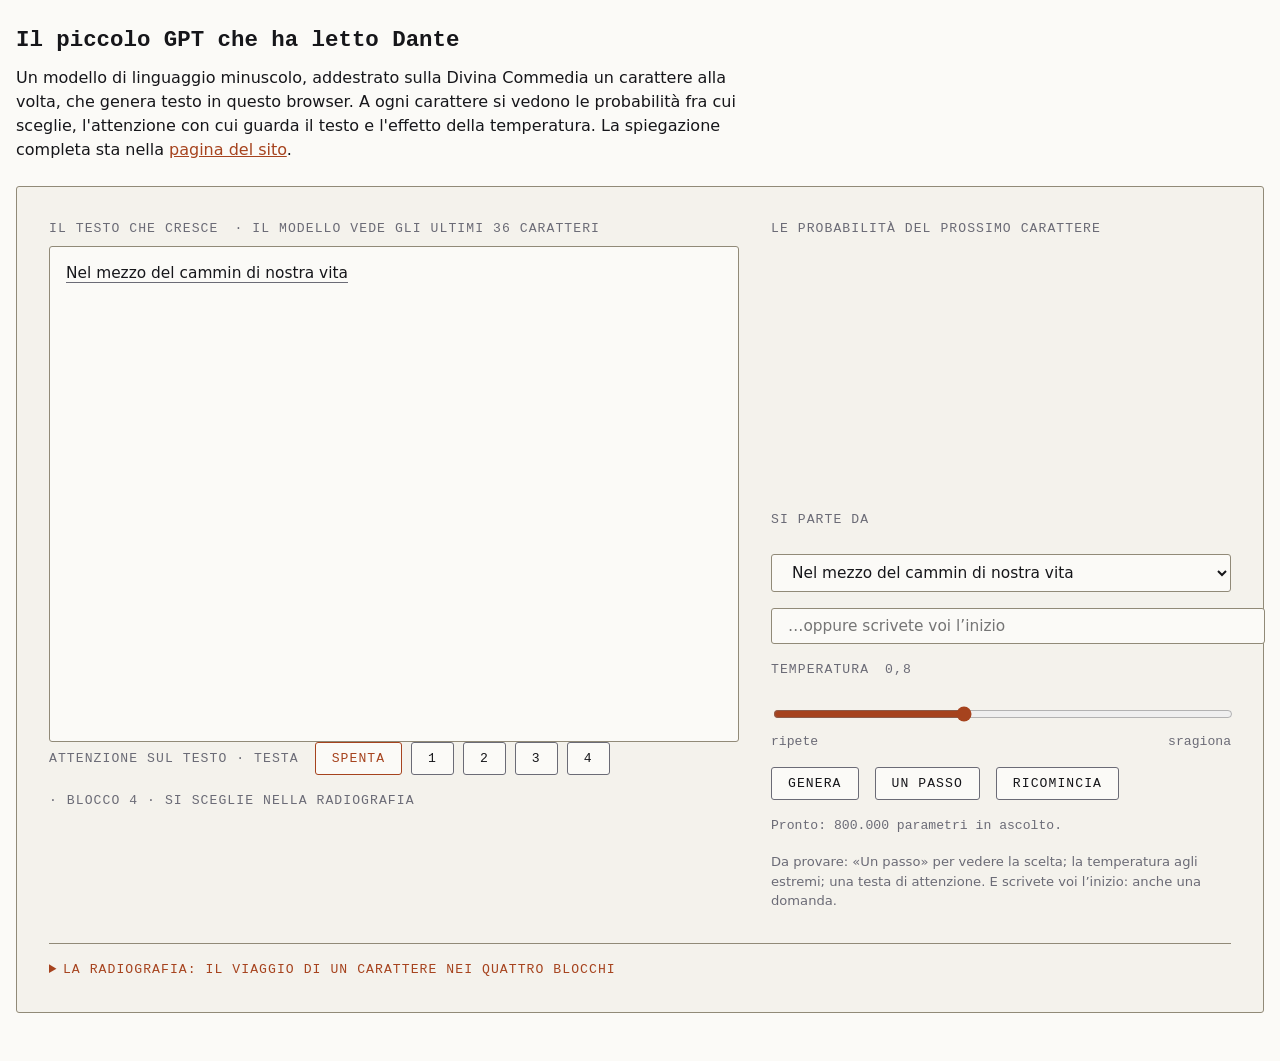
<file: piccolo-gpt/pagina/index.html>
<!doctype html>
<html lang="it">
<head>
<meta charset="utf-8">
<meta name="viewport" content="width=device-width, initial-scale=1">
<title>Il piccolo GPT che ha letto Dante</title>
<!-- Pagina autonoma del piccolo GPT, ricavata da src/pages/applicazioni/piccolo-gpt.astro del
     sito Improve and Manage. Il markup del widget, i suoi stili e lo script dell'inferenza sono
     copiati senza modifiche; cambiano solo l'indirizzo dei pesi (../manifest.json e ../pesi.bin)
     e le variabili del tema qui sotto, che nel sito vengono dal foglio di stile comune.
     Va aperta attraverso un server locale, per esempio dalla cartella piccolo-gpt/:
         python3 -m http.server
     e poi http://localhost:8000/pagina/ -->
<style>
  /* Le variabili del tema del sito usate dal widget, con i valori del tema chiaro e scuro. */
  :root {
    --color-surface: #fbfaf7;
    --color-surface-raised: #f4f2ec;
    --color-text: #16161a;
    --color-text-muted: #6b6b76;
    --color-border: #918a78;
    --color-border-strong: #6b6b76;
    --color-accent: #a6431e;
    --color-accent-soft: #f2c3ac;
    --color-accent-secondary: #1c6b66;
    --font-text: "Instrument Sans", system-ui, -apple-system, sans-serif;
    --font-mono: "JetBrains Mono", ui-monospace, "SF Mono", Menlo, monospace;
    --text-size-meta: clamp(0.76rem, 0.74rem + 0.10vw, 0.87rem);
    --text-size-small: clamp(0.88rem, 0.85rem + 0.14vw, 1.01rem);
    --text-leading-snug: 1.3;
    --tracking-wide: 0.08em;
    --space-1: 0.5rem;
    --space-2: 1rem;
    --space-3: 1.5rem;
    --space-4: 2rem;
    --space-block: 2rem;
    --radius-small: 3px;
    --hairline: 1px;
    --opacity-media: 0.6;
    --measure-grafo: 80rem;
  }
  @media (prefers-color-scheme: dark) {
    :root {
      --color-surface: #16161a;
      --color-surface-raised: #24242a;
      --color-text: #e8e6e1;
      --color-text-muted: #a3a3ad;
      --color-border: #757581;
      --color-border-strong: #a3a3ad;
      --color-accent: #e0713f;
      --color-accent-soft: #8a3717;
      --color-accent-secondary: #5fb0a8;
      color-scheme: dark;
    }
  }
  body {
    margin: 0;
    background: var(--color-surface);
    color: var(--color-text);
    font-family: var(--font-text);
    line-height: 1.5;
  }
  main { max-width: var(--measure-grafo); margin: 0 auto; padding: var(--space-3) var(--space-2); }
  main > h1 { font-family: var(--font-mono); font-size: 1.4rem; margin: 0 0 var(--space-1); }
  main > p { max-width: 46rem; margin: 0 0 var(--space-2); }
  a { color: var(--color-accent); }
</style>
<style>
  .pgpt {
    border: var(--hairline) solid var(--color-border);
    border-radius: var(--radius-small);
    background: var(--color-surface-raised);
    padding: var(--space-block);
    display: grid;
    grid-template-columns: 1fr;
    gap: var(--space-block);
    /* La macchina e' un blocco pieno: senza margine il paragrafo successivo
       le si incolla al bordo. */
    margin-block: var(--space-3);
  }
  /* A schermo largo la macchina esce dalla colonna dell'articolo, come il
     grafo dei concetti: campata piena, centrata, col tetto del grafo. */
  .ds-article > .pgpt {
    grid-column: full;
    width: 100%;
    max-width: var(--measure-grafo);
    justify-self: center;
  }
  @media (min-width: 62em) {
    .pgpt { grid-template-columns: 3fr 2fr; }
    /* La colonna del testo riempie l'altezza della macchina: il riquadro
       si allunga fino in fondo e la riga dell'attenzione resta ancorata. */
    .pgpt-colonna-testo { display: flex; flex-direction: column; }
    /* Riempie l'altezza della macchina ma non oltre un tetto: da lì in poi
       scorre dentro, con l'autoscorrimento che segue il cursore. */
    .pgpt-colonna-testo .pgpt-testo { flex: 1 1 auto; max-height: 30em; }
  }
  .pgpt-eti {
    font-family: var(--font-mono);
    font-size: var(--text-size-meta);
    letter-spacing: var(--tracking-wide);
    color: var(--color-text-muted);
    text-transform: uppercase;
    margin: 0 0 var(--space-1);
    display: flex; align-items: center; gap: var(--space-2); flex-wrap: wrap;
  }
  .pgpt-testo {
    font-family: var(--font-text);
    font-size: var(--text-size-small);
    line-height: var(--text-leading-snug);
    white-space: pre-wrap;
    overflow-wrap: anywhere;
    min-height: 12em;
    max-height: 22em;
    overflow-y: auto;
    border: var(--hairline) solid var(--color-border);
    border-radius: var(--radius-small);
    padding: var(--space-2);
    background: var(--color-surface);
  }
  .pgpt-testo .ctx { border-bottom: var(--hairline) solid var(--color-border-strong); }
  .pgpt-testo .cur {
    background: var(--color-accent-soft);
    border-radius: var(--radius-small);
  }
  .pgpt-barre { display: grid; gap: var(--space-1); min-height: 15em; align-content: start; }
  .pgpt-riga {
    display: grid;
    grid-template-columns: 2.2em 1fr 3.4em;
    align-items: center;
    gap: var(--space-2);
    font-family: var(--font-mono);
    font-size: var(--text-size-meta);
  }
  .pgpt-riga .glifo { text-align: center; color: var(--color-text); }
  .pgpt-riga .pct { text-align: right; color: var(--color-text-muted); }
  .pgpt-riga .asta {
    height: 0.85em;
    background: color-mix(in oklab, var(--color-border) 40%, transparent);
    border-radius: var(--radius-small);
    overflow: hidden;
  }
  .pgpt-riga .asta > i {
    display: block; height: 100%;
    background: var(--color-accent-secondary);
  }
  .pgpt-riga.scelta .asta > i { background: var(--color-accent); }
  .pgpt-riga.scelta .glifo { color: var(--color-accent); }
  .pgpt-controlli { display: grid; gap: var(--space-2); margin-top: var(--space-3); }
  .pgpt-controlli select, .pgpt-controlli input[type="text"], .pgpt-controlli input[type="range"] {
    width: 100%;
    accent-color: var(--color-accent);
    font-family: var(--font-text);
    font-size: var(--text-size-small);
    color: var(--color-text);
    background: var(--color-surface);
    border: var(--hairline) solid var(--color-border);
    border-radius: var(--radius-small);
    padding: var(--space-1) var(--space-2);
  }
  .pgpt-controlli input[type="range"] { padding: 0; border: 0; background: transparent; }
  .pgpt-temp-scala {
    display: flex; justify-content: space-between;
    font-family: var(--font-mono);
    font-size: var(--text-size-meta);
    color: var(--color-text-muted);
    margin-top: calc(-1 * var(--space-1));
  }
  .pgpt-aiuto {
    font-size: var(--text-size-meta);
    color: var(--color-text-muted);
    margin: 0;
  }
  /* A schermo stretto azione ed effetto devono stare vicini: i comandi
     salgono subito sotto il testo, la classifica segue. */
  @media (max-width: 62em) {
    .pgpt-colonna-pannello { display: contents; }
    .pgpt-controlli { order: 1; margin-top: 0; }
    .pgpt-colonna-pannello > .pgpt-eti { order: 2; }
    .pgpt-barre { order: 2; }
    .pgpt-rx { order: 3; }
  }
  .pgpt-bottoni { display: flex; gap: var(--space-2); flex-wrap: wrap; }
  .pgpt-bottoni button, .pgpt-mini {
    font-family: var(--font-mono);
    font-size: var(--text-size-meta);
    letter-spacing: var(--tracking-wide);
    text-transform: uppercase;
    color: var(--color-text);
    background: var(--color-surface);
    border: var(--hairline) solid var(--color-border-strong);
    border-radius: var(--radius-small);
    padding: var(--space-1) var(--space-2);
    cursor: pointer;
  }
  .pgpt-bottoni button:disabled { opacity: var(--opacity-media); cursor: default; }
  .pgpt-bottoni button:hover:not(:disabled), .pgpt-mini:hover { border-color: var(--color-accent); }
  .pgpt-mini.attiva { border-color: var(--color-accent); color: var(--color-accent); }
  .pgpt-rx {
    grid-column: 1 / -1;
    border-top: var(--hairline) solid var(--color-border);
    padding-top: var(--space-2);
  }
  .pgpt-rx summary {
    font-family: var(--font-mono);
    font-size: var(--text-size-meta);
    letter-spacing: var(--tracking-wide);
    color: var(--color-accent);
    cursor: pointer;
  }
  .pgpt-rx summary:hover { color: var(--color-text); }
  .pgpt-conduttura {
    display: grid;
    grid-template-columns: 1fr;
    gap: var(--space-2);
    margin-top: var(--space-2);
  }
  @media (min-width: 34em) {
    .pgpt-conduttura {
      grid-template-columns: 1fr 1fr;
      column-gap: var(--space-4);
    }
    .pgpt-conduttura > .pgpt-st:nth-child(odd) { position: relative; }
    .pgpt-conduttura > .pgpt-st:nth-child(odd)::after {
      content: "\2192";
      position: absolute;
      top: 50%;
      right: calc(-0.5 * var(--space-4));
      transform: translate(50%, -50%);
      font-family: var(--font-mono);
      color: var(--color-text-muted);
      pointer-events: none;
    }
  }
  @media (min-width: 62em) {
    .pgpt-conduttura { grid-template-columns: repeat(6, 1fr); column-gap: var(--space-2); }
    .pgpt-conduttura > .pgpt-st:nth-child(odd)::after { content: none; }
  }
  .pgpt-st {
    display: grid;
    gap: var(--space-1);
    align-content: start;
    text-align: left;
    padding: var(--space-2);
    background: var(--color-surface);
    border: var(--hairline) solid var(--color-border);
    border-radius: var(--radius-small);
    font: inherit;
    color: inherit;
  }
  button.pgpt-st { cursor: pointer; }
  button.pgpt-st:hover { border-color: var(--color-accent); }
  .pgpt-st.scelto { border-color: var(--color-accent); }
  .pgpt-st.viva { background: var(--color-accent-soft); }
  .pgpt-st .nome {
    font-family: var(--font-mono);
    font-size: var(--text-size-meta);
    letter-spacing: var(--tracking-wide);
    color: var(--color-text-muted);
  }
  .pgpt-st.scelto .nome { color: var(--color-accent); }
  .pgpt-st canvas { width: 100%; height: 12px; display: block; border-radius: var(--radius-small); }
  .pgpt-st .lente {
    font-family: var(--font-mono);
    font-size: var(--text-size-meta);
    color: var(--color-text);
    min-height: 2.6em;
  }
  /* Nella figura della cache il colore segna i conti fatti nel passo:
     tinta piena per il carattere nuovo, tinta tenue per il lavoro rifatto,
     cosi' l'etichetta sopra resta leggibile. */
  .pgpt-dia-lavoro { fill: var(--color-accent-soft); }
  .pgpt-rx-nota {
    font-size: var(--text-size-small);
    color: var(--color-text-muted);
    margin: var(--space-2) 0 0;
    max-width: none;
  }
  .pgpt-stato {
    font-family: var(--font-mono);
    font-size: var(--text-size-meta);
    color: var(--color-text-muted);
    margin: 0;
  }
</style>
</head>
<body>
<main>
<h1>Il piccolo GPT che ha letto Dante</h1>
<p>Un modello di linguaggio minuscolo, addestrato sulla Divina Commedia un carattere alla volta, che
genera testo in questo browser. A ogni carattere si vedono le probabilità fra cui sceglie,
l'attenzione con cui guarda il testo e l'effetto della temperatura. La spiegazione completa sta
nella <a href="https://www.improveandmanage.com/applicazioni/piccolo-gpt/">pagina del sito</a>.</p>
    <div class="ds-wide pgpt" id="pgpt">
      <div class="pgpt-colonna-testo">
        <p class="pgpt-eti">IL TESTO CHE CRESCE <span id="pgpt-finestra"></span></p>
        <div class="pgpt-testo" id="pgpt-testo" aria-live="off"></div>
        <p class="pgpt-eti">ATTENZIONE SUL TESTO &middot; TESTA
          <span class="pgpt-teste" role="group" aria-label="scelta della testa di attenzione">
            <button type="button" data-testa="-1" class="pgpt-mini attiva" aria-pressed="true">spenta</button>
            <button type="button" data-testa="0" class="pgpt-mini" aria-pressed="false">1</button>
            <button type="button" data-testa="1" class="pgpt-mini" aria-pressed="false">2</button>
            <button type="button" data-testa="2" class="pgpt-mini" aria-pressed="false">3</button>
            <button type="button" data-testa="3" class="pgpt-mini" aria-pressed="false">4</button>
          </span>
          <span>&middot; blocco <span id="pgpt-blocco-eti">4</span> &middot; si sceglie nella radiografia</span>
        </p>
      </div>
      <div class="pgpt-colonna-pannello">
        <p class="pgpt-eti">LE PROBABILITÀ DEL PROSSIMO CARATTERE</p>
        <div class="pgpt-barre" id="pgpt-barre" aria-label="i dieci caratteri più probabili"></div>
        <div class="pgpt-controlli">
          <label class="pgpt-eti" for="pgpt-incipit">SI PARTE DA</label>
          <select id="pgpt-incipit">
            <option>Nel mezzo del cammin di nostra vita</option>
            <option>Amor, ch&rsquo;a nullo amato amar perdona,</option>
            <option>E quindi uscimmo a riveder le stelle.</option>
            <option>O voi ch&rsquo;avete li &rsquo;ntelletti sani,</option>
          </select>
          <input type="text" id="pgpt-libero"
            placeholder="&hellip;oppure scrivete voi l&rsquo;inizio" />
          <label class="pgpt-eti" for="pgpt-temp">TEMPERATURA <span id="pgpt-temp-v">0,8</span></label>
          <input type="range" id="pgpt-temp" min="0.1" max="1.8" step="0.1" value="0.8" />
          <div class="pgpt-temp-scala" aria-hidden="true"><span>ripete</span><span>sragiona</span></div>
          <div class="pgpt-bottoni">
            <button type="button" id="pgpt-genera" disabled>Genera</button>
            <button type="button" id="pgpt-passo" disabled>Un passo</button>
            <button type="button" id="pgpt-ricomincia" disabled>Ricomincia</button>
          </div>
          <p class="pgpt-stato" id="pgpt-stato" role="status">Carico i pesi del modello (0,8 MB)&hellip;</p>
          <p class="pgpt-aiuto">Da provare: «Un passo» per vedere la scelta; la
            temperatura agli estremi; una testa di attenzione. E scrivete voi
            l&rsquo;inizio: anche una domanda.</p>
        </div>
      </div>

      <details class="pgpt-rx" id="pgpt-rx">
        <summary>LA RADIOGRAFIA: IL VIAGGIO DI UN CARATTERE NEI QUATTRO BLOCCHI</summary>
        <div class="pgpt-conduttura">
          <div class="pgpt-st">
            <span class="nome">EMBEDDING</span>
            <canvas width="128" height="12" aria-hidden="true"></canvas>
            <span class="lente" data-lente="0"></span>
          </div>
          <button type="button" class="pgpt-st" aria-pressed="false" data-blocco="0">
            <span class="nome">BLOCCO 1</span>
            <canvas width="128" height="12" aria-hidden="true"></canvas>
            <span class="lente" data-lente="1"></span>
          </button>
          <button type="button" class="pgpt-st" aria-pressed="false" data-blocco="1">
            <span class="nome">BLOCCO 2</span>
            <canvas width="128" height="12" aria-hidden="true"></canvas>
            <span class="lente" data-lente="2"></span>
          </button>
          <button type="button" class="pgpt-st" aria-pressed="false" data-blocco="2">
            <span class="nome">BLOCCO 3</span>
            <canvas width="128" height="12" aria-hidden="true"></canvas>
            <span class="lente" data-lente="3"></span>
          </button>
          <button type="button" class="pgpt-st scelto" aria-pressed="true" data-blocco="3">
            <span class="nome">BLOCCO 4</span>
            <canvas width="128" height="12" aria-hidden="true"></canvas>
            <span class="lente" data-lente="4"></span>
          </button>
          <div class="pgpt-st uscita">
            <span class="nome">USCITA</span>
            <span class="lente esce" data-lente="5"></span>
          </div>
        </div>
        <p class="pgpt-rx-nota">
          I blocchi si parlano attraverso un unico vettore di 128 numeri,
          quello che in letteratura si chiama <a href="https://transformer-circuits.pub/2021/framework/index.html"><em>flusso residuo</em></a>.
          L&rsquo;embedding lo crea - è il ritratto in numeri del
          carattere appena entrato: di quel carattere solo, più la sua
          posizione nel testo - e ogni blocco lo legge, calcola la sua
          correzione e <strong>la somma al vettore</strong>, senza
          sostituirlo: per questo si dice «residuo». Quello che arriva
          all&rsquo;uscita è il vettore di partenza più i quattro
          contributi accumulati. Le strisce qui sopra sono esattamente
          questo vettore, fotografato in cinque punti del viaggio
          (colore: segno; intensità: grandezza). Nei modelli grandi lo
          schema è identico - solo che il vettore, invece di 128 numeri,
          ne ha migliaia, e i conti girano di solito a 16 bit per
          velocità.
        </p>
        <p class="pgpt-rx-nota">
          Sotto ogni stazione, la riga «direbbe:» risponde a una domanda
          semplice: <strong>se il viaggio finisse qui, che carattere
          uscirebbe?</strong> Si prende il vettore com&rsquo;è in quel
          punto e lo si consegna in anticipo all&rsquo;uscita (il trucco
          in letteratura si chiama <a href="https://www.lesswrong.com/posts/AcKRB8wDpdaN6v6ru/interpreting-gpt-the-logit-lens"><em>logit lens</em></a>): confrontando le
          righe si vede la scelta cambiare e maturare da un blocco
          all&rsquo;altro. E si capisce perché la riga
          dell&rsquo;embedding è quasi sempre la più ingenua: a quella
          stazione il vettore sa soltanto quale carattere è entrato e
          dove si trova - il resto del testo arriva solo dopo, portato
          dentro dall&rsquo;attenzione dei blocchi. I quattro blocchi sono anche pulsanti:
          cliccandone uno, l&rsquo;evidenziazione sul testo mostra dove
          guardano le teste di quel blocco.
        </p>
        <p class="pgpt-rx-nota">
          Perché proprio quattro blocchi? È una scelta di misura: più
          blocchi danno testo migliore ma pesi più pesanti da scaricare,
          e quattro è il punto in cui questo modello sta in
          0,8&nbsp;MB restando istruttivo (i grandi ne impilano da decine
          a oltre cento, con lo stesso schema). E che cosa fa ciascuno?
          Nessuno lo decide, nemmeno chi li
          costruisce: <strong>sono identici per costruzione, senza compiti
          assegnati</strong>. La divisione del lavoro emerge da
          sola con l&rsquo;addestramento - e il «direbbe» la mostra: nei
          primi blocchi la predizione è ancora generica, quasi ortografica;
          salendo si affina, e l&rsquo;ultimo blocco è quello che decide. I
          ruoli non si programmano, si formano.
        </p>
      </details>
    </div>
</main>
<script>
(() => {
  "use strict";
  const BASE = "../"; // in questo repository i pesi stanno nella cartella sopra
  const $ = (id) => document.getElementById(id);
  const stato = $("pgpt-stato");

  /* ---- caricamento e dequantizzazione ---- */
  let M = null; // { cfg, voc, stoi, T: {nome -> {r, c, d(Float32Array)}} }
  async function carica() {
    // i due file partono insieme: un giro di rete solo, non due in fila
    const [man, blob] = await Promise.all([
      fetch(BASE + "manifest.json").then((r) => r.json()),
      fetch(BASE + "pesi.bin").then((r) => r.arrayBuffer()),
    ]);
    const T = {};
    for (const v of man.tensori) {
      const [r, c] = v.forma.length === 2 ? v.forma : [v.forma[0], 1];
      if (v.tipo === "int8_riga") {
        const q = new Int8Array(blob, v.offset, r * c);
        const s = new Float32Array(blob.slice(v.offset_scale, v.offset_scale + 4 * r));
        const d = new Float32Array(r * c);
        for (let i = 0; i < r; i++) {
          const si = s[i];
          for (let j = 0; j < c; j++) d[i * c + j] = q[i * c + j] * si;
        }
        T[v.nome] = { r, c, d };
      } else {
        T[v.nome] = { r, c: 1, d: new Float32Array(blob.slice(v.offset, v.offset + 4 * r)) };
      }
    }
    const voc = man.vocabolario;
    const stoi = {};
    for (let i = 0; i < voc.length; i++) stoi[voc[i]] = i;
    M = { cfg: man.config, voc, stoi, T };
    preparaScratch();
  }

  /* I vettori di lavoro dell'inferenza, allocati una volta per tutte:
     dentro i cicli caldi non nasce spazzatura e il raccoglitore di memoria
     non interrompe la generazione (si sente soprattutto sui telefoni). */
  let sc = null;
  function preparaScratch() {
    const { n_embd: E, block_size: B, vocab_size: V } = M.cfg;
    sc = {
      x: new Float32Array(E),
      h: new Float32Array(E),
      qkv: new Float32Array(3 * E),
      y: new Float32Array(E),
      proi: new Float32Array(E),
      fc: new Float32Array(4 * E),
      mlp: new Float32Array(E),
      xf: new Float32Array(E),
      logits: new Float32Array(V),
      pesi: new Float32Array(B),
      lg: new Float32Array(V),
      pr: new Float32Array(V),
    };
  }

  /* ---- il modello: inferenza con cache di chiavi e valori ---- */
  const S = { seq: [], testoIniz: 0, cacheK: [], cacheV: [], att: null, probs: null, top: [], scelto: -1 };
  function azzera() {
    const { n_layer, block_size, n_embd } = M.cfg;
    S.seq = []; S.att = null; S.probs = null; S.top = []; S.scelto = -1;
    S.cacheK = []; S.cacheV = [];
    for (let l = 0; l < n_layer; l++) {
      S.cacheK.push(new Float32Array(block_size * n_embd));
      S.cacheV.push(new Float32Array(block_size * n_embd));
    }
  }
  function ln(x, w, out) {
    const n = x.length; let m = 0, v = 0;
    for (let i = 0; i < n; i++) m += x[i];
    m /= n;
    for (let i = 0; i < n; i++) { const dlt = x[i] - m; v += dlt * dlt; }
    const inv = 1 / Math.sqrt(v / n + 1e-5);
    for (let i = 0; i < n; i++) out[i] = (x[i] - m) * inv * w.d[i];
    return out;
  }
  function matvec(W, x, out) {
    const { r, c, d } = W;
    for (let i = 0; i < r; i++) {
      let s = 0; const base = i * c;
      for (let j = 0; j < c; j++) s += d[base + j] * x[j];
      out[i] = s;
    }
    return out;
  }
  function gelu(x) {
    for (let i = 0; i < x.length; i++) {
      const t = x[i];
      x[i] = 0.5 * t * (1 + Math.tanh(0.7978845608 * (t + 0.044715 * t * t * t)));
    }
    return x;
  }
  /* I k indici piu' probabili con una scansione sola: niente copia e
     ordinamento dell'intero vocabolario a ogni passo. */
  function migliori(pr, k) {
    const out = [];
    for (let i = 0; i < pr.length; i++) {
      const p = pr[i];
      if (out.length === k && p <= pr[out[k - 1]]) continue;
      let j = out.length;
      while (j > 0 && pr[out[j - 1]] < p) j--;
      out.splice(j, 0, i);
      if (out.length > k) out.pop();
    }
    return out;
  }
  /* Un passo: elabora il token in posizione pos (già in S.seq), riempie la
     cache, e restituisce i logit del prossimo carattere più l'attenzione
     dell'ultimo passo (per testa, sul contesto). */
  function passoModello(tok, pos, raccogliAtt) {
    const { n_layer, n_head, n_embd } = M.cfg;
    const E = n_embd, H = n_head, hd = E / H, Tq = pos + 1;
    const T = M.T, x = sc.x;
    const wte = T["transformer.wte.weight"], wpe = T["transformer.wpe.weight"];
    for (let i = 0; i < E; i++) x[i] = wte.d[tok * E + i] + wpe.d[pos * E + i];
    const rx = raccogliAtt ? { flusso: [Float32Array.from(x)], lente: [], att: [] } : null;
    const scala = 1 / Math.sqrt(hd);
    for (let l = 0; l < n_layer; l++) {
      const p = "transformer.h." + l + ".";
      const h = ln(x, T[p + "ln_1.weight"], sc.h);
      const qkv = matvec(T[p + "attn.c_attn.weight"], h, sc.qkv);
      const K = S.cacheK[l], V = S.cacheV[l];
      for (let i = 0; i < E; i++) { K[pos * E + i] = qkv[E + i]; V[pos * E + i] = qkv[2 * E + i]; }
      const y = sc.y.fill(0);
      const attBlocco = rx ? [] : null;
      const pesi = sc.pesi;
      for (let t = 0; t < H; t++) {
        const q0 = t * hd;
        let mx = -1e30;
        for (let j = 0; j < Tq; j++) {
          let s = 0;
          const k0 = j * E + q0;
          for (let i = 0; i < hd; i++) s += qkv[q0 + i] * K[k0 + i];
          s *= scala;
          pesi[j] = s; if (s > mx) mx = s;
        }
        let somma = 0;
        for (let j = 0; j < Tq; j++) { const e = Math.exp(pesi[j] - mx); pesi[j] = e; somma += e; }
        const inv = 1 / somma;
        for (let j = 0; j < Tq; j++) pesi[j] *= inv;
        if (attBlocco) attBlocco.push(pesi.slice(0, Tq));
        for (let j = 0; j < Tq; j++) {
          const w = pesi[j];
          const v0 = j * E + q0;
          for (let i = 0; i < hd; i++) y[q0 + i] += w * V[v0 + i];
        }
      }
      const proi = matvec(T[p + "attn.c_proj.weight"], y, sc.proi);
      for (let i = 0; i < E; i++) x[i] += proi[i];
      const h2 = ln(x, T[p + "ln_2.weight"], sc.h);
      const mlp = matvec(T[p + "mlp.c_proj.weight"], gelu(matvec(T[p + "mlp.c_fc.weight"], h2, sc.fc)), sc.mlp);
      for (let i = 0; i < E; i++) x[i] += mlp[i];
      if (rx) { rx.att.push(attBlocco); rx.flusso.push(Float32Array.from(x)); }
    }
    const xf = ln(x, T["transformer.ln_f.weight"], sc.xf);
    const logits = matvec(wte, xf, sc.logits);
    if (rx) {
      for (const fase of rx.flusso) {
        const lg = matvec(wte, ln(fase, T["transformer.ln_f.weight"], sc.xf), sc.lg);
        let mx = -1e30;
        for (let i = 0; i < lg.length; i++) if (lg[i] > mx) mx = lg[i];
        let somma = 0; const pr = sc.pr;
        for (let i = 0; i < lg.length; i++) { pr[i] = Math.exp(lg[i] - mx); somma += pr[i]; }
        for (let i = 0; i < lg.length; i++) pr[i] /= somma;
        rx.lente.push(migliori(pr, 3).map((i) => ({ i, p: pr[i] })));
      }
    }
    return { logits, rx };
  }
  function innesca(testo) {
    azzera();
    for (const ch of testo) if (M.stoi[ch] !== undefined) S.seq.push(M.stoi[ch]);
    S.testoIniz = S.seq.length;
    let esito = null;
    for (let p = 0; p < S.seq.length; p++)
      esito = passoModello(S.seq[p], p, p === S.seq.length - 1 && serveRx());
    return esito;
  }
  function unCarattere(esito, temperatura) {
    const lg = esito.logits, n = lg.length;
    let mx = -1e30;
    for (let i = 0; i < n; i++) { lg[i] /= temperatura; if (lg[i] > mx) mx = lg[i]; }
    let somma = 0; const pr = new Float32Array(n);
    for (let i = 0; i < n; i++) { pr[i] = Math.exp(lg[i] - mx); somma += pr[i]; }
    for (let i = 0; i < n; i++) pr[i] /= somma;
    let r = Math.random(), scelto = n - 1;
    for (let i = 0; i < n; i++) { r -= pr[i]; if (r <= 0) { scelto = i; break; } }
    S.probs = pr; S.scelto = scelto; S.rx = esito.rx; S.att = esito.rx ? esito.rx.att : null;
    S.top = migliori(pr, 10);
    // finestra piena: il testo mostrato non si accorcia, ma il modello
    // rinnesca la cache sugli ultimi tre quarti del contesto
    if (S.seq.length >= M.cfg.block_size) {
      const coda = S.seq.slice(-Math.floor(M.cfg.block_size * 0.75));
      const tutto = (S._testoPieno || "") + S.seq.map((i) => M.voc[i]).join("");
      const codaTesto = coda.map((i) => M.voc[i]).join("");
      const memoria = tutto.slice(0, tutto.length - codaTesto.length);
      azzera();
      S._pieno = true;
      S._testoPieno = memoria;
      S.seq = coda.slice();
      for (let p = 0; p < S.seq.length; p++) passoModello(S.seq[p], p, false);
    }
    S.seq.push(scelto);
    return passoModello(scelto, S.seq.length - 1, serveRx());
  }

  /* ---- interfaccia ---- */
  const elTesto = $("pgpt-testo"), elBarre = $("pgpt-barre"), elFin = $("pgpt-finestra");
  let testaScelta = -1, bloccoScelto = 3, timer = null, ultimoEsito = null;
  const elRx = $("pgpt-rx");
  const canvasSt = [...document.querySelectorAll(".pgpt-st canvas")];
  const lenteSt = {};
  for (const el of document.querySelectorAll("[data-lente]")) lenteSt[el.dataset.lente] = el;
  const stazioni = [...document.querySelectorAll(".pgpt-st")];
  const bottoniBlocco = [...document.querySelectorAll("button.pgpt-st")];
  const bottoniTesta = [...document.querySelectorAll(".pgpt-mini")];
  const riduciMoto = window.matchMedia("(prefers-reduced-motion: reduce)");
  /* La radiografia si calcola solo quando qualcosa la mostra: pannello
     aperto o una testa accesa. Sui telefoni parte chiusa e spenta, e ogni
     passo risparmia le sei lenti e le copie del flusso. */
  function serveRx() { return elRx.open || testaScelta >= 0; }
  /* Quando l'utente la accende a meta' strada, la si ricostruisce: prima
     il passo in mostra (quello che ha scelto l'ultimo carattere), poi
     l'ultimo passo, cosi' i logit di lavoro restano quelli giusti. */
  function ricalcolaRx() {
    if (!M || !ultimoEsito || !S.seq.length || ultimoEsito.rx) return;
    const len = S.seq.length;
    if (S.probs && len >= 2 && !S.rx) {
      S.rx = passoModello(S.seq[len - 2], len - 2, true).rx;
      S.att = S.rx.att;
    }
    ultimoEsito = passoModello(S.seq[len - 1], len - 1, true);
    if (!S.rx) { S.rx = ultimoEsito.rx; S.att = S.rx.att; }
  }
  /* I colori del tema, letti una volta e tenuti da parte: getComputedStyle
     a ogni fotogramma costa un ricalcolo di stile. La scorta si svuota se
     il tema cambia. */
  const sonda = document.createElement("span");
  sonda.style.display = "none";
  document.body.appendChild(sonda);
  let tinte = {};
  let tinteRGB = {};
  function colore(nomeVar) {
    let t = tinte[nomeVar];
    if (!t) {
      sonda.style.color = "var(" + nomeVar + ")";
      tinte[nomeVar] = t = getComputedStyle(sonda).color;
    }
    return t;
  }
  // il canale rgb per i canvas: si dipinge un pixel e lo si rilegge, senza
  // dover interpretare la stringa del colore
  const cvSonda = document.createElement("canvas");
  cvSonda.width = 1; cvSonda.height = 1;
  function coloreRGB(nomeVar) {
    let t = tinteRGB[nomeVar];
    if (!t) {
      const g = cvSonda.getContext("2d", { willReadFrequently: true });
      g.clearRect(0, 0, 1, 1);
      g.fillStyle = colore(nomeVar);
      g.fillRect(0, 0, 1, 1);
      tinteRGB[nomeVar] = t = g.getImageData(0, 0, 1, 1).data.slice(0, 3);
    }
    return t;
  }
  function scordaTinte() { tinte = {}; tinteRGB = {}; disegnaRx(); }
  window.matchMedia("(prefers-color-scheme: dark)").addEventListener("change", scordaTinte);
  new MutationObserver(scordaTinte).observe(document.documentElement, { attributes: true, attributeFilter: ["data-theme"] });
  function glifo(ch) {
    if (ch === " ") return "␣";
    if (ch === "\n") return "⏎";
    return ch;
  }
  /* Il testo piu' vecchio della finestra e' un unico nodo di testo: uno
     span per carattere serve solo ai (al piu') 128 caratteri che il
     modello vede. Senza questo limite, dopo qualche minuto la pagina
     ricostruirebbe migliaia di nodi a ogni carattere. */
  const nodoMemoria = document.createTextNode("");
  const nodoCtx = document.createElement("span");
  elTesto.append(nodoMemoria, nodoCtx);
  function disegnaTesto() {
    const memoria = S._testoPieno || "";
    if (nodoMemoria.data !== memoria) nodoMemoria.data = memoria;
    const att = (testaScelta >= 0 && S.att) ? S.att[bloccoScelto][testaScelta] : null;
    let mxA = 0;
    if (att) for (let k = 0; k < att.length; k++) if (att[k] > mxA) mxA = att[k];
    const frag = document.createDocumentFragment();
    for (let j = 0; j < S.seq.length; j++) {
      const s = document.createElement("span");
      s.textContent = M.voc[S.seq[j]];
      s.className = "ctx";
      if (att && j < att.length) {
        const p = mxA > 0 ? att[j] / mxA : 0;
        if (p > 0.08) s.style.background =
          "color-mix(in oklab, var(--color-accent-secondary) " + Math.round(8 + p * 52) + "%, transparent)";
      }
      if (j === S.seq.length - 1) s.classList.add("cur");
      frag.appendChild(s);
    }
    nodoCtx.replaceChildren(frag);
    elTesto.scrollTop = elTesto.scrollHeight;
    elFin.textContent = "· il modello vede gli ultimi " + S.seq.length + " caratteri";
  }
  /* Le dieci righe della classifica si costruiscono una volta sola e poi
     si aggiornano sul posto: a ogni passo cambiano testi e larghezze, non
     i nodi. */
  const righeBarre = [];
  function preparaBarre() {
    const frag = document.createDocumentFragment();
    for (let k = 0; k < 10; k++) {
      const riga = document.createElement("div");
      riga.className = "pgpt-riga";
      const g = document.createElement("span"); g.className = "glifo";
      const asta = document.createElement("span"); asta.className = "asta";
      const dentro = document.createElement("i");
      asta.appendChild(dentro);
      const pct = document.createElement("span"); pct.className = "pct";
      riga.append(g, asta, pct);
      frag.appendChild(riga);
      righeBarre.push({ riga, g, dentro, pct });
    }
    elBarre.replaceChildren(frag);
  }
  function disegnaBarre() {
    if (!S.probs) return;
    if (!righeBarre.length) preparaBarre();
    for (let k = 0; k < righeBarre.length && k < S.top.length; k++) {
      const el = righeBarre[k], i = S.top[k];
      el.riga.className = "pgpt-riga" + (i === S.scelto ? " scelta" : "");
      el.g.textContent = glifo(M.voc[i]);
      el.dentro.style.width = Math.max(1.5, S.probs[i] * 100) + "%";
      const v = S.probs[i] * 100;
      el.pct.textContent = v < 0.05 ? "<0,1%" : v.toFixed(1).replace(".", ",") + "%";
    }
  }
  let strisciaImg = null;
  function disegnaRx() {
    if (!elRx.open || !S.rx) return;
    const acc = coloreRGB("--color-accent"), sec = coloreRGB("--color-accent-secondary");
    S.rx.flusso.forEach((v, k) => {
      const cv = canvasSt[k];
      if (!cv) return;
      const g = cv.getContext("2d");
      // un putImageData al posto di 128 fillRect per striscia
      if (!strisciaImg) strisciaImg = g.createImageData(128, 12);
      const dati = strisciaImg.data;
      let mx = 1e-9;
      for (let i = 0; i < v.length; i++) { const a = Math.abs(v[i]); if (a > mx) mx = a; }
      for (let i = 0; i < 128; i++) {
        const val = i < v.length ? v[i] / mx : 0;
        const t = val >= 0 ? acc : sec;
        const o = i * 4;
        dati[o] = t[0]; dati[o + 1] = t[1]; dati[o + 2] = t[2];
        dati[o + 3] = Math.min(255, Math.round(Math.abs(val) * 255));
      }
      for (let r = 1; r < 12; r++) dati.copyWithin(r * 512, 0, 512);
      g.putImageData(strisciaImg, 0, 0);
    });
    S.rx.lente.forEach((top, k) => {
      lenteSt[k].textContent = "direbbe: " +
        top.map((o) => glifo(M.voc[o.i]) + " " + (o.p * 100).toFixed(0) + "%").join(" · ");
    });
    if (S.probs && S.top.length) {
      lenteSt[5].textContent = "esce: " + glifo(M.voc[S.scelto]) +
        " (pescato fra " + S.top.slice(0, 3).map((i) => glifo(M.voc[i]) + " " + (S.probs[i] * 100).toFixed(0) + "%").join(" · ") + ")";
    }
    if (!riduciMoto.matches) {
      stazioni.forEach((el, i) => {
        setTimeout(() => {
          el.classList.add("viva");
          setTimeout(() => el.classList.remove("viva"), 130);
        }, i * 45);
      });
    }
  }
  function unPasso() {
    const t = parseFloat($("pgpt-temp").value);
    ultimoEsito = unCarattere(ultimoEsito, t);
    disegnaTesto(); disegnaBarre(); disegnaRx();
    if (S._pieno) {
      S._pieno = false;
      stato.textContent = "Finestra piena: dimentico i caratteri più vecchi.";
    }
  }
  function ricomincia() {
    ferma();
    S._testoPieno = "";
    const libero = $("pgpt-libero").value.trim();
    ultimoEsito = innesca((libero || $("pgpt-incipit").value) + "\n");
    S.rx = ultimoEsito.rx; S.att = ultimoEsito.rx ? ultimoEsito.rx.att : null;
    disegnaTesto(); disegnaBarre(); disegnaRx();
    stato.textContent = libero
      ? "Nota: il modello non risponde, continua. È un modello senza rifinitura: sa solo proseguire la Commedia."
      : "Pronto: 800.000 parametri in ascolto.";
  }
  function ferma() {
    if (timer) {
      clearInterval(timer); timer = null;
      $("pgpt-genera").textContent = "Genera";
      stato.textContent = "Pronto: 800.000 parametri in ascolto.";
    }
  }
  let rxProposta = false;
  function proponiRx() {
    if (!rxProposta) {
      rxProposta = true;
      if (!elRx.open && window.matchMedia("(min-width: 62em)").matches) elRx.open = true;
    }
  }
  function generaToggle() {
    if (timer) { ferma(); return; }
    proponiRx();
    $("pgpt-genera").textContent = "Ferma";
    stato.textContent = "Scrivo: una decina di caratteri al secondo\u2026";
    timer = setInterval(unPasso, 90);
  }

  $("pgpt-genera").addEventListener("click", generaToggle);
  $("pgpt-passo").addEventListener("click", () => { ferma(); proponiRx(); unPasso(); });
  $("pgpt-ricomincia").addEventListener("click", ricomincia);
  $("pgpt-incipit").addEventListener("change", () => { $("pgpt-libero").value = ""; ricomincia(); });
  $("pgpt-libero").addEventListener("keydown", (e) => { if (e.key === "Enter") ricomincia(); });
  $("pgpt-temp").addEventListener("input", () => {
    $("pgpt-temp-v").textContent = parseFloat($("pgpt-temp").value).toFixed(1).replace(".", ",");
  });
  for (const b of bottoniBlocco) {
    b.addEventListener("click", () => {
      for (const x of bottoniBlocco) { x.classList.remove("scelto"); x.setAttribute("aria-pressed", "false"); }
      b.classList.add("scelto");
      b.setAttribute("aria-pressed", "true");
      bloccoScelto = parseInt(b.dataset.blocco, 10);
      $("pgpt-blocco-eti").textContent = bloccoScelto + 1;
      disegnaTesto();
    });
  }
  elRx.addEventListener("toggle", () => { if (elRx.open) ricalcolaRx(); disegnaRx(); });
  for (const b of bottoniTesta) {
    b.addEventListener("click", () => {
      for (const x of bottoniTesta) { x.classList.remove("attiva"); x.setAttribute("aria-pressed", "false"); }
      b.classList.add("attiva");
      b.setAttribute("aria-pressed", "true");
      testaScelta = parseInt(b.dataset.testa, 10);
      if (testaScelta >= 0) ricalcolaRx();
      disegnaTesto();
    });
  }

  carica().then(() => {
    for (const id of ["pgpt-genera", "pgpt-passo", "pgpt-ricomincia"]) $(id).disabled = false;
    ricomincia();
  }).catch((e) => { stato.textContent = "Non riesco a caricare i pesi: " + e.message; });
})();
</script>
</body>
</html>
</file>
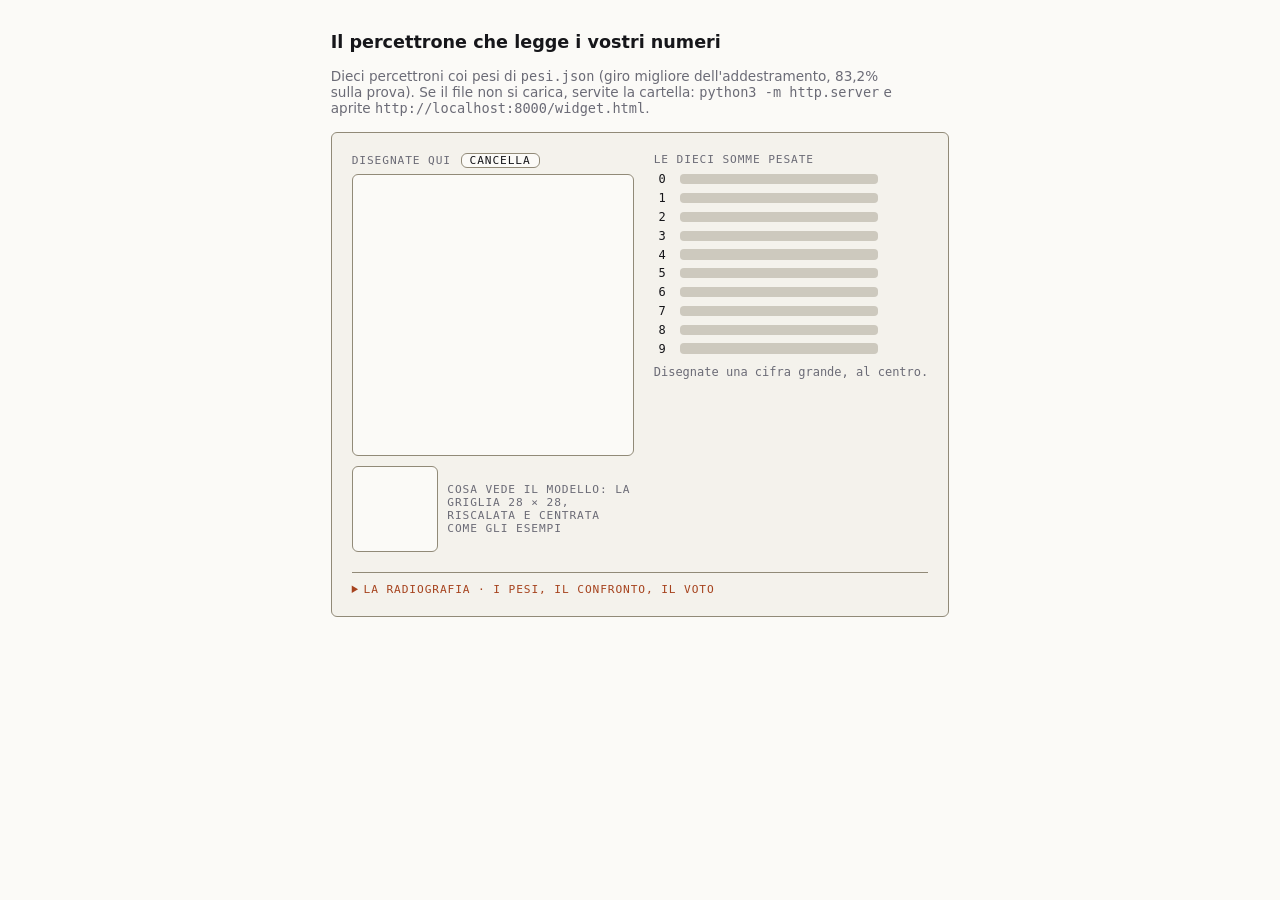
<file: percettrone/widget.html>
<!doctype html>
<html lang="it">
<meta charset="utf-8">
<meta name="viewport" content="width=device-width, initial-scale=1">
<title>Il percettrone che legge i vostri numeri</title>
<style>
:root{color-scheme:light dark;
  --sfondo:#fbfaf7;--rialzo:#f4f2ec;--testo:#16161a;--tenue:#6b6b76;
  --filetto:#918a78;--accento:#a6431e;--secondario:#1c6b66}
@media (prefers-color-scheme:dark){:root{
  --sfondo:#16161a;--rialzo:#24242a;--testo:#e8e6e1;--tenue:#a3a3ad;
  --filetto:#757581;--accento:#e0713f;--secondario:#5fb0a8}}
body{font-family:system-ui,sans-serif;background:var(--sfondo);color:var(--testo);
  margin:0;padding:2rem 1rem;display:grid;justify-content:center;gap:1rem}
h1{font-size:1.1rem;margin:0}
p.nota{color:var(--tenue);font-size:0.85rem;max-width:36rem;margin:0}
.pct-widget{border:1px solid var(--filetto);border-radius:6px;background:var(--rialzo);
  padding:1.25rem;display:grid;gap:1.25rem;grid-template-columns:auto 1fr;align-items:start;max-width:40rem}
@media (max-width:40em){.pct-widget{grid-template-columns:1fr}}
.pct-eti{font-family:ui-monospace,monospace;font-size:0.7rem;letter-spacing:0.08em;
  color:var(--tenue);text-transform:uppercase;margin:0 0 0.4rem;display:flex;align-items:center;gap:0.6rem;flex-wrap:wrap}
#pct-tela{width:280px;height:280px;max-width:100%;touch-action:none;cursor:crosshair;
  color:var(--testo);background:var(--sfondo);border:1px solid var(--filetto);border-radius:6px;display:block}
.pct-vista{display:flex;align-items:center;gap:0.6rem;margin-top:0.6rem;max-width:280px}
.pct-vista-eti{margin:0}
#pct-mini{width:84px;height:84px;flex:none;image-rendering:pixelated;background:var(--sfondo);
  border:1px solid var(--filetto);border-radius:6px}
#pct-barre{display:grid;gap:0.3rem;align-content:start;min-width:16rem}
.pct-riga{display:grid;grid-template-columns:1.4em 1fr 3.4em;align-items:center;gap:0.6rem;
  font-family:ui-monospace,monospace;font-size:0.75rem}
.pct-glifo{text-align:center}
.pct-valore{text-align:right;color:var(--tenue)}
.pct-asta{height:0.85em;background:color-mix(in oklab,var(--filetto) 40%,transparent);
  border-radius:4px;overflow:hidden}
.pct-asta > i{display:block;height:100%;width:0;background:var(--secondario);transition:width 120ms ease}
.pct-riga.vince .pct-asta > i{background:var(--accento)}
.pct-riga.vince .pct-glifo{color:var(--accento);font-weight:bold}
@media (prefers-reduced-motion:reduce){.pct-asta > i{transition:none}}
#pct-cancella{font-family:ui-monospace,monospace;font-size:0.7rem;letter-spacing:0.08em;
  text-transform:uppercase;color:var(--testo);background:var(--sfondo);
  border:1px solid var(--filetto);border-radius:6px;padding:0 0.5rem;cursor:pointer}
#pct-cancella:hover{border-color:var(--accento)}
.pct-stato{font-family:ui-monospace,monospace;font-size:0.75rem;color:var(--tenue);margin:0.6rem 0 0}
.pct-scheda{grid-column:1 / -1;border-top:1px solid var(--filetto);padding-top:0.6rem}
.pct-scheda summary{font-family:ui-monospace,monospace;font-size:0.7rem;letter-spacing:0.08em;
  text-transform:uppercase;color:var(--accento);cursor:pointer}
.pct-scheda summary:hover{color:var(--testo)}
.pct-scheda-nota{font-size:0.85rem;color:var(--tenue);margin:0.6rem 0 0}
.pct-rx-corpo{display:flex;gap:1.5rem;flex-wrap:wrap;margin-top:0.6rem}
.pct-pesi{display:grid;grid-template-columns:repeat(5,max-content);gap:0.6rem}
.pct-peso{display:grid;justify-items:center;gap:2px;padding:0.25rem;background:var(--sfondo);
  border:1px solid var(--filetto);border-radius:6px;cursor:pointer;
  font-family:ui-monospace,monospace;font-size:0.7rem;color:var(--tenue)}
.pct-peso canvas{width:56px;height:56px;image-rendering:pixelated;display:block}
.pct-peso:hover{border-color:var(--accento)}
.pct-peso.attiva{border-color:var(--accento);color:var(--accento)}
#pct-confronto{width:112px;height:112px;image-rendering:pixelated;background:var(--sfondo);
  border:1px solid var(--filetto);border-radius:6px;display:block}
.pct-tinta-accento{color:var(--accento)}
.pct-tinta-secondario{color:var(--secondario)}
</style>
<body>
<h1>Il percettrone che legge i vostri numeri</h1>
<p class="nota">Dieci percettroni coi pesi di <code>pesi.json</code> (giro migliore
dell'addestramento, 83,2% sulla prova). Se il file non si carica, servite la cartella:
<code>python3 -m http.server</code> e aprite <code>http://localhost:8000/widget.html</code>.</p>
<div class="pct-widget" id="pct-widget">
<div class="pct-col-tela">
<p class="pct-eti">DISEGNATE QUI <button type="button" id="pct-cancella">Cancella</button></p>
<canvas id="pct-tela" aria-label="area di disegno: tracciate una cifra da 0 a 9"></canvas>
<div class="pct-vista"><canvas id="pct-mini" width="28" height="28" aria-hidden="true"></canvas><p class="pct-eti pct-vista-eti">COSA VEDE IL MODELLO: LA GRIGLIA 28 × 28, RISCALATA E CENTRATA COME GLI ESEMPI</p></div>
</div>
<div class="pct-col-barre">
<p class="pct-eti">LE DIECI SOMME PESATE</p>
<div id="pct-barre" aria-label="le somme pesate delle dieci cifre"></div>
<p class="pct-stato" id="pct-stato" role="status">Carico i pesi (25 KB)&hellip;</p>
</div>
<details class="pct-scheda" id="pct-rx">
<summary>LA RADIOGRAFIA &middot; I PESI, IL CONFRONTO, IL VOTO</summary>
<div class="pct-rx-corpo">
<div>
<p class="pct-eti">I PESI DI OGNI CIFRA &middot; SONO ANCHE PULSANTI</p>
<div class="pct-pesi" id="pct-pesi"></div>
</div>
<div>
<p class="pct-eti">LA GRIGLIA &times; QUEI PESI, PUNTO PER PUNTO</p>
<canvas id="pct-confronto" width="28" height="28" aria-label="il prodotto, punto per punto, fra la griglia che il modello vede e i pesi della cifra scelta"></canvas>
<p class="pct-stato" id="pct-rx-nota-viva">Disegnate: ogni punto della griglia viene moltiplicato per il suo peso, e qui se ne vede il risultato.</p>
</div>
</div>
<p class="pct-scheda-nota">I dieci quadretti sono i pesi di ogni percettrone rimessi in
griglia 28 &times; 28 (colore: segno; intensit&agrave;: grandezza): il ritratto che ogni
cifra ha lasciato nell'addestramento. Sono sgranati, e il rumore &egrave; un fatto di
addestramento: la regola corregge i pesi solo quando sbaglia, e lascia cicatrici
anzich&eacute; medie pulite - eppure bastano a votare. Il meccanismo &egrave; tutto qui: la griglia
moltiplicata per i pesi di ogni cifra d&agrave; le dieci somme pesate, e la pi&ugrave;
alta vince. Il confronto mostra quella moltiplicazione, punto per punto, per la cifra
scelta - di serie la vincitrice. In tutto: 7.850 parametri, quantizzati a 8 bit, in 25 KB.</p>
</details>
</div>
<script>
/* Il widget del percettrone: si disegna una cifra col mouse o col dito,
   e i dieci percettroni dell'articolo - coi pesi addestrati dal programma
   del repository (github.com/Improve-and-Manage/percettrone) - votano con
   la loro somma pesata. Vince la piu' alta. JavaScript puro, zero
   dipendenze, nessun dato esce dalla pagina. */
(() => {
  "use strict";
  const radice = document.getElementById("pct-widget");
  if (!radice) return;
  const tela = document.getElementById("pct-tela");
  const mini = document.getElementById("pct-mini");
  const elBarre = document.getElementById("pct-barre");
  const stato = document.getElementById("pct-stato");
  const LATO = 280, G = 28;
  tela.width = LATO; tela.height = LATO;

  /* Il disegno vive in una maschera fuori schermo, solo trasparenza:
     cosi' il riconoscimento non dipende dal colore del tema, e al cambio
     tema basta ritingere. */
  const maschera = document.createElement("canvas");
  maschera.width = LATO; maschera.height = LATO;
  const gm = maschera.getContext("2d", { willReadFrequently: true });
  gm.lineWidth = 20; gm.lineCap = "round"; gm.lineJoin = "round";
  gm.strokeStyle = "#000";
  const gt = tela.getContext("2d");
  const gmini = mini.getContext("2d");

  let inchiostro = null;
  function coloreInchiostro() {
    if (!inchiostro) inchiostro = getComputedStyle(tela).color;
    return inchiostro;
  }
  function ritingi() {
    gt.clearRect(0, 0, LATO, LATO);
    gt.drawImage(maschera, 0, 0);
    gt.globalCompositeOperation = "source-in";
    gt.fillStyle = coloreInchiostro();
    gt.fillRect(0, 0, LATO, LATO);
    gt.globalCompositeOperation = "source-over";
  }
  function cambioTema() { inchiostro = null; ritingi(); disegnaMini(ultimaGriglia); ridisegnaPesi(); }
  window.matchMedia("(prefers-color-scheme: dark)").addEventListener("change", cambioTema);
  new MutationObserver(cambioTema).observe(document.documentElement, { attributes: true, attributeFilter: ["data-theme"] });

  /* ---- i pesi, dal file esportato dall'addestramento ---- */
  let M = null;
  fetch("pesi.json")
    .then((r) => r.json())
    .then((dati) => {
      M = dati.cifre.map((c) => ({
        pesi: Float32Array.from(c.pesi, (v) => v * c.scala),
        soglia: c.soglia,
      }));
      stato.textContent = "Disegnate una cifra grande, al centro.";
    })
    .catch(() => { stato.textContent = "Non riesco a caricare i pesi."; });

  /* ---- le dieci barre, costruite una volta ---- */
  const righe = [];
  {
    const frag = document.createDocumentFragment();
    for (let c = 0; c < 10; c++) {
      const riga = document.createElement("div");
      riga.className = "pct-riga";
      const g = document.createElement("span"); g.className = "pct-glifo"; g.textContent = c;
      const asta = document.createElement("span"); asta.className = "pct-asta";
      const dentro = document.createElement("i");
      asta.appendChild(dentro);
      const valore = document.createElement("span"); valore.className = "pct-valore";
      riga.append(g, asta, valore);
      frag.appendChild(riga);
      righe.push({ riga, dentro, valore });
    }
    elBarre.appendChild(frag);
  }
  function azzeraBarre() {
    for (const r of righe) {
      r.riga.classList.remove("vince");
      r.dentro.style.width = "0%";
      r.valore.textContent = "";
    }
  }

  /* ---- dal disegno alla griglia 28x28, preparata come MNIST ---- */
  let ultimaGriglia = null;
  function griglia28() {
    const alfa = gm.getImageData(0, 0, LATO, LATO).data;
    // riquadro del tratto, sul canale di trasparenza
    let x0 = LATO, y0 = LATO, x1 = -1, y1 = -1;
    for (let y = 0; y < LATO; y++)
      for (let x = 0; x < LATO; x++)
        if (alfa[(y * LATO + x) * 4 + 3] > 16) {
          if (x < x0) x0 = x; if (x > x1) x1 = x;
          if (y < y0) y0 = y; if (y > y1) y1 = y;
        }
    if (x1 < 0) return null;
    /* come negli esempi di addestramento: il tratto riscalato a 20 punti
       sul lato lungo, poi centrato sul baricentro nella griglia 28x28 */
    const lw = x1 - x0 + 1, lh = y1 - y0 + 1;
    const scala = 20 / Math.max(lw, lh);
    const dw = Math.max(1, Math.round(lw * scala)), dh = Math.max(1, Math.round(lh * scala));
    const cv = document.createElement("canvas");
    cv.width = G; cv.height = G;
    const cg = cv.getContext("2d", { willReadFrequently: true });
    cg.drawImage(maschera, x0, y0, lw, lh, Math.floor((G - dw) / 2), Math.floor((G - dh) / 2), dw, dh);
    const dati = cg.getImageData(0, 0, G, G).data;
    let v = new Float32Array(G * G);
    let somma = 0, sx = 0, sy = 0;
    for (let i = 0; i < G * G; i++) {
      v[i] = dati[i * 4 + 3] / 255;
      somma += v[i]; sx += v[i] * (i % G); sy += v[i] * Math.floor(i / G);
    }
    if (!somma) return null;
    const dx = Math.round(13.5 - sx / somma), dy = Math.round(13.5 - sy / somma);
    if (dx || dy) {
      const sposta = new Float32Array(G * G);
      for (let y = 0; y < G; y++)
        for (let x = 0; x < G; x++) {
          const nx = x + dx, ny = y + dy;
          if (nx >= 0 && nx < G && ny >= 0 && ny < G)
            sposta[ny * G + nx] = v[y * G + x];
        }
      v = sposta;
    }
    return v;
  }

  function disegnaMini(v) {
    gmini.clearRect(0, 0, G, G);
    if (!v) return;
    const img = gmini.createImageData(G, G);
    const rgb = coloreRGB();
    for (let i = 0; i < G * G; i++) {
      const o = i * 4;
      img.data[o] = rgb[0]; img.data[o + 1] = rgb[1]; img.data[o + 2] = rgb[2];
      img.data[o + 3] = Math.round(v[i] * 255);
    }
    gmini.putImageData(img, 0, 0);
  }
  const cvTinta = document.createElement("canvas");
  cvTinta.width = 1; cvTinta.height = 1;
  function coloreRGB() {
    const g = cvTinta.getContext("2d", { willReadFrequently: true });
    g.clearRect(0, 0, 1, 1);
    g.fillStyle = coloreInchiostro();
    g.fillRect(0, 0, 1, 1);
    return g.getImageData(0, 0, 1, 1).data;
  }

  /* ---- la radiografia: i pesi di ogni cifra, il confronto, il voto ---- */
  const rx = document.getElementById("pct-rx");
  const elPesi = document.getElementById("pct-pesi");
  const cvConfronto = document.getElementById("pct-confronto");
  const rxNota = document.getElementById("pct-rx-nota-viva");
  let cifraFissata = null;   // null: il confronto segue la vincitrice
  let vincitriceOra = null;
  const bottoniPeso = [];
  let tinteRx = null;
  function tinta(classe) {
    const s = document.createElement("span");
    s.className = classe; s.style.display = "none";
    document.body.appendChild(s);
    const colore = getComputedStyle(s).color;
    s.remove();
    const g = cvTinta.getContext("2d", { willReadFrequently: true });
    g.clearRect(0, 0, 1, 1); g.fillStyle = colore; g.fillRect(0, 0, 1, 1);
    return g.getImageData(0, 0, 1, 1).data.slice(0, 3);
  }
  function tinteCorrenti() {
    if (!tinteRx) tinteRx = { piu: tinta("pct-tinta-accento"), meno: tinta("pct-tinta-secondario") };
    return tinteRx;
  }
  /* colore = segno, intensita' = grandezza: la stessa grammatica delle
     strisce del piccolo GPT */
  function quadretto(cv, valori, massimo) {
    const g2 = cv.getContext("2d");
    const img = g2.createImageData(G, G);
    const t = tinteCorrenti();
    for (let i = 0; i < G * G; i++) {
      const val = valori[i] / massimo;
      const c = val >= 0 ? t.piu : t.meno;
      const o = i * 4;
      img.data[o] = c[0]; img.data[o + 1] = c[1]; img.data[o + 2] = c[2];
      img.data[o + 3] = Math.min(255, Math.round(Math.abs(val) * 255));
    }
    g2.putImageData(img, 0, 0);
  }
  function disegnaPesi() {
    if (!M || bottoniPeso.length) return;
    for (let c = 0; c < 10; c++) {
      const b = document.createElement("button");
      b.type = "button"; b.className = "pct-peso";
      b.setAttribute("aria-pressed", "false");
      const cv = document.createElement("canvas");
      cv.width = G; cv.height = G;
      const eti = document.createElement("span"); eti.textContent = c;
      b.append(cv, eti);
      let massimo = 1e-9;
      for (const w of M[c].pesi) if (Math.abs(w) > massimo) massimo = Math.abs(w);
      quadretto(cv, M[c].pesi, massimo);
      b.addEventListener("click", () => {
        cifraFissata = cifraFissata === c ? null : c;
        disegnaRx();
      });
      elPesi.appendChild(b);
      bottoniPeso.push({ b, cv, massimo });
    }
  }
  function disegnaRx() {
    if (!rx || !rx.open || !M) return;
    disegnaPesi();
    const scelta = cifraFissata !== null ? cifraFissata : vincitriceOra;
    bottoniPeso.forEach((p, c) => {
      p.b.classList.toggle("attiva", c === scelta);
      p.b.setAttribute("aria-pressed", c === scelta ? "true" : "false");
    });
    const gc = cvConfronto.getContext("2d");
    gc.clearRect(0, 0, G, G);
    if (scelta === null || !ultimaGriglia) {
      rxNota.textContent = "Disegnate: ogni punto della griglia viene moltiplicato per il suo peso, e qui se ne vede il risultato.";
      return;
    }
    const w = M[scelta].pesi, v = ultimaGriglia;
    const prodotto = new Float32Array(G * G);
    let massimo = 1e-9, somma = 0;
    for (let i = 0; i < G * G; i++) {
      prodotto[i] = w[i] * v[i];
      somma += prodotto[i];
      const a = Math.abs(prodotto[i]);
      if (a > massimo) massimo = a;
    }
    quadretto(cvConfronto, prodotto, massimo);
    rxNota.textContent = "Cifra " + scelta + ": la somma di tutti i punti dà " +
      somma.toFixed(1).replace(".", ",") +
      (cifraFissata === null ? " (la vincitrice)" : "");
  }
  function ridisegnaPesi() {
    tinteRx = null;
    bottoniPeso.forEach((p, c) => quadretto(p.cv, M[c].pesi, p.massimo));
    disegnaRx();
  }
  if (rx) rx.addEventListener("toggle", disegnaRx);

  /* ---- il voto: dieci somme pesate, vince la piu' alta ---- */
  function riconosci() {
    if (!M) return;
    const v = griglia28();
    ultimaGriglia = v;
    disegnaMini(v);
    if (!v) { azzeraBarre(); vincitriceOra = null; disegnaRx(); return; }
    const somme = M.map((p) => {
      let s = 0;
      for (let i = 0; i < v.length; i++) s += p.pesi[i] * v[i];
      return s;
    });
    let mn = Infinity, mx = -Infinity, vincitrice = 0;
    somme.forEach((s, c) => {
      if (s < mn) mn = s;
      if (s > mx) { mx = s; vincitrice = c; }
    });
    const ampiezza = mx - mn || 1;
    somme.forEach((s, c) => {
      const r = righe[c];
      r.dentro.style.width = Math.max(2, ((s - mn) / ampiezza) * 100) + "%";
      r.valore.textContent = s.toFixed(1).replace(".", ",");
      r.riga.classList.toggle("vince", c === vincitrice);
    });
    stato.textContent = "La somma più alta dice: " + vincitrice + ".";
    vincitriceOra = vincitrice;
    disegnaRx();
  }

  /* ---- il disegno, con mouse e dito ---- */
  let traccia = false, daRiconoscere = false;
  function punto(e) {
    const r = tela.getBoundingClientRect();
    return [(e.clientX - r.left) * (LATO / r.width), (e.clientY - r.top) * (LATO / r.height)];
  }
  tela.addEventListener("pointerdown", (e) => {
    e.preventDefault();
    try { tela.setPointerCapture(e.pointerId); } catch { /* eventi sintetici */ }
    traccia = true;
    const [x, y] = punto(e);
    gm.beginPath(); gm.moveTo(x, y); gm.lineTo(x + 0.1, y + 0.1); gm.stroke();
    ritingi(); chiedi();
  });
  tela.addEventListener("pointermove", (e) => {
    if (!traccia) return;
    const [x, y] = punto(e);
    gm.lineTo(x, y); gm.stroke();
    ritingi(); chiedi();
  });
  for (const fine of ["pointerup", "pointercancel"])
    tela.addEventListener(fine, () => { traccia = false; riconosci(); });
  function chiedi() {
    // un riconoscimento per fotogramma, non uno per evento
    if (daRiconoscere) return;
    daRiconoscere = true;
    requestAnimationFrame(() => { daRiconoscere = false; riconosci(); });
  }
  document.getElementById("pct-cancella").addEventListener("click", () => {
    gm.clearRect(0, 0, LATO, LATO);
    ultimaGriglia = null;
    vincitriceOra = null;
    ritingi(); disegnaMini(null); azzeraBarre(); disegnaRx();
    stato.textContent = "Disegnate una cifra grande, al centro.";
  });
})();
</script>
</body>
</html>
</file>
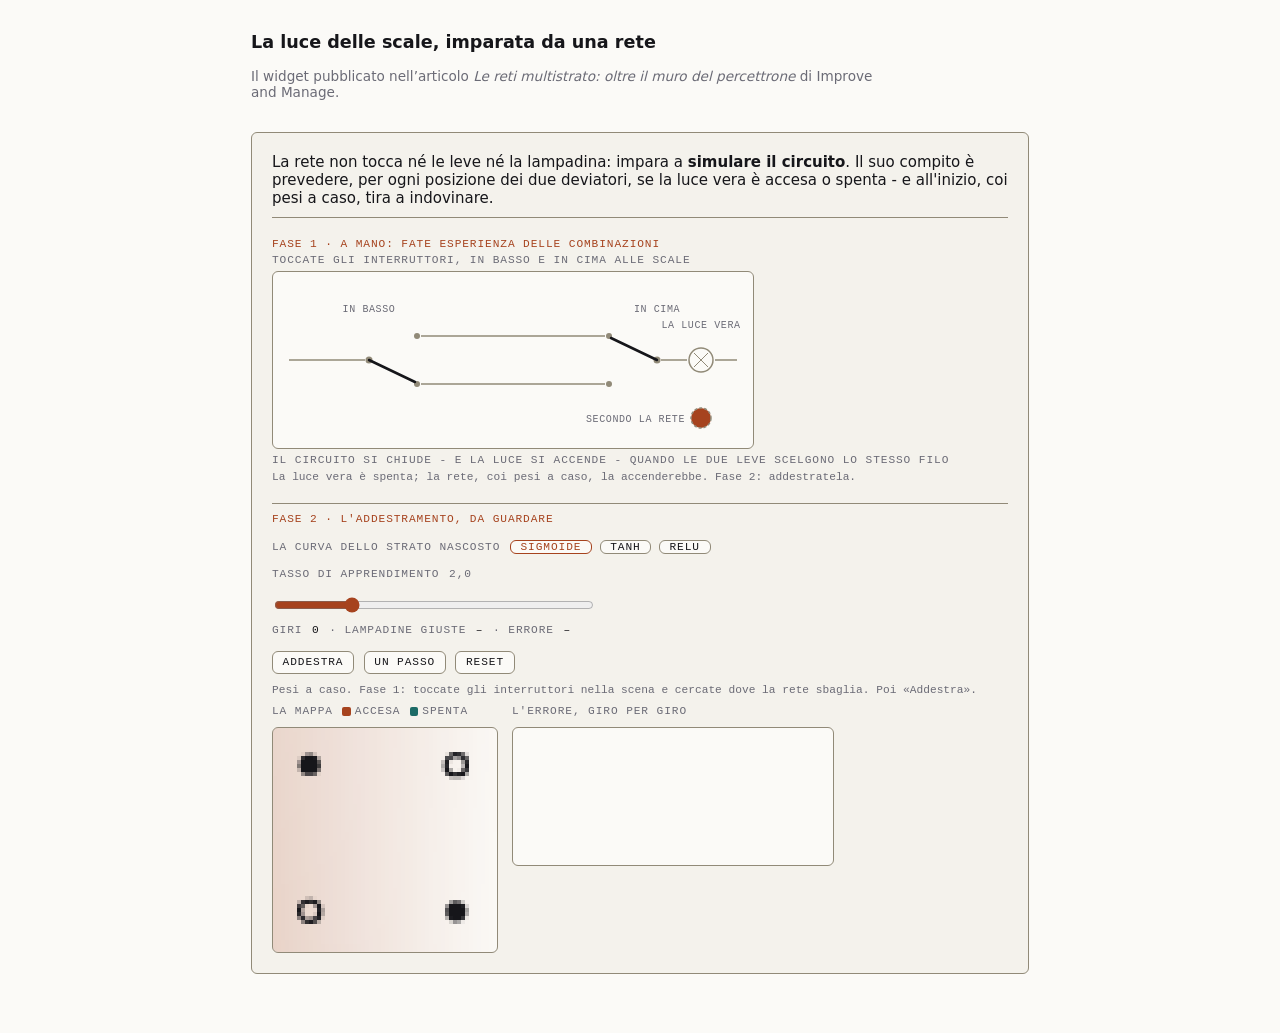
<file: rete-multistrato/widget.html>
<!doctype html>
<html lang="it">
<meta charset="utf-8">
<meta name="viewport" content="width=device-width, initial-scale=1">
<title>La luce delle scale, imparata da una rete</title>
<style>
:root{color-scheme:light dark;--sfondo:#fbfaf7;--rialzo:#f4f2ec;--testo:#16161a;--tenue:#6b6b76;--filetto:#918a78;--accento:#a6431e;--secondario:#1c6b66}
@media (prefers-color-scheme:dark){:root{--sfondo:#16161a;--rialzo:#24242a;--testo:#e8e6e1;--tenue:#a3a3ad;--filetto:#757581;--accento:#e0713f;--secondario:#5fb0a8}}
body{font-family:system-ui,sans-serif;background:var(--sfondo);color:var(--testo);margin:0;padding:2rem 1rem;display:grid;justify-content:center;gap:1rem}
h1{font-size:1.1rem;margin:0}
p.nota{color:var(--tenue);font-size:0.85rem;max-width:40rem;margin:0}
.rm-widget{max-width:46rem}
</style>
<style>
.rm-widget{border:1px solid var(--filetto);border-radius:6px;background:var(--rialzo);padding:1.25rem;display:grid;gap:1.25rem;grid-template-columns:1fr;margin-block:1rem}
.rm-eti{font-family:ui-monospace,monospace;font-size:0.7rem;letter-spacing:0.08em;color:var(--tenue);text-transform:uppercase;margin:0 0 0.3rem;display:flex;align-items:center;gap:0.6rem;flex-wrap:wrap}
#rm-tela{width:100%;max-width:224px;height:auto;aspect-ratio:1/1;image-rendering:pixelated;background:var(--sfondo);border:1px solid var(--filetto);border-radius:6px;display:block}
.rm-scena{width:min(100%,480px);height:auto;display:block;margin-bottom:0.3rem;background:var(--sfondo);border:1px solid var(--filetto);border-radius:6px;touch-action:manipulation;-webkit-user-select:none;user-select:none;-webkit-tap-highlight-color:transparent}
.rm-scena .filo{stroke:var(--filetto);fill:none;stroke-width:1.5}
.rm-scena .contatto{fill:var(--filetto)}
.rm-scena .percorso{stroke:var(--accento);stroke-width:2.5;fill:none;display:none}
.rm-scena.chiuso-alto .percorso-alto{display:inline}
.rm-scena.chiuso-basso .percorso-basso{display:inline}
.rm-scena .leva{stroke:var(--testo);stroke-width:2.5;stroke-linecap:round;display:none}
.rm-scena:not(.pos-a-1) .leva-a-basso{display:inline}
.rm-scena.pos-a-1 .leva-a-alto{display:inline}
.rm-scena:not(.pos-b-1) .leva-b-alto{display:inline}
.rm-scena.pos-b-1 .leva-b-basso{display:inline}
.rm-scena .tocco{fill:transparent}
.rm-scena .interruttore{cursor:pointer}
.rm-scena .interruttore:hover .leva, .rm-scena .interruttore:focus-visible .leva{stroke:var(--accento)}
.rm-scena .lampada{fill:none;stroke:var(--filetto);stroke-width:1.5}
.rm-scena .croce{stroke:var(--filetto);fill:none}
.rm-scena .alone{fill:var(--accento);opacity:0;transition:opacity 150ms ease}
.rm-scena.vera-accesa .alone{opacity:0.22}
.rm-scena.vera-accesa .lampada-vera{fill:var(--accento);stroke:var(--accento)}
.rm-scena.vera-accesa .croce{stroke:var(--sfondo)}
.rm-scena .lampada-rete{stroke-dasharray:3 2}
.rm-scena.rete-accesa .lampada-rete{fill:var(--accento)}
.rm-scena .eti-svg{font-family:ui-monospace,monospace;font-size:10px;letter-spacing:0.06em;fill:var(--tenue)}
@media (prefers-reduced-motion: reduce){.rm-scena .luce{transition:none}}
.rm-fase{color:var(--accento)}
.rm-testata{font-size:0.9375rem;color:var(--testo);margin:0;padding-bottom:0.6rem;border-bottom:1px solid var(--filetto)}
.rm-visori{display:grid;grid-template-columns:minmax(170px,224px) minmax(200px,320px);column-gap:1rem;row-gap:0.3rem;align-items:start}
@media (max-width:38em){.rm-visori{grid-template-columns:1fr}}
.rm-visore{display:grid;grid-template-rows:subgrid;grid-row:span 2}
.rm-visore > .rm-eti{align-self:end}
#rm-loss{width:100%;max-width:320px;height:auto;aspect-ratio:7/3;display:block;background:var(--sfondo);border:1px solid var(--filetto);border-radius:6px}
.rm-comandi{display:grid;gap:0.6rem;align-content:start;border-top:1px solid var(--filetto);padding-top:0.6rem}
.rm-comandi input[type="range"]{max-width:320px}
.rm-comandi input[type="range"]{width:100%;accent-color:var(--accento)}
.rm-valore{color:var(--testo)}
.rm-bottoni{display:flex;gap:0.6rem;flex-wrap:wrap}
.rm-bottoni button, .rm-att{font-family:ui-monospace,monospace;font-size:0.7rem;letter-spacing:0.08em;text-transform:uppercase;color:var(--testo);background:var(--sfondo);border:1px solid var(--filetto);border-radius:6px;padding:0.3rem 0.6rem;cursor:pointer;touch-action:manipulation;-webkit-tap-highlight-color:transparent}
.rm-att{padding:0 0.6rem}
@media (pointer:coarse){
.rm-bottoni button{min-height:44px;min-width:44px}
.rm-att{min-height:36px;padding:0.3rem 0.6rem}
.rm-comandi input[type="range"]{height:44px}
}
.rm-bottoni button:hover, .rm-att:hover{border-color:var(--accento)}
.rm-att.attiva{border-color:var(--accento);color:var(--accento)}
.rm-stato{font-family:ui-monospace,monospace;font-size:0.7rem;color:var(--tenue);margin:0}
.rm-pesi{color:var(--testo)}
.rm-pesi:empty{display:none}
.rm-voce{white-space:nowrap;display:inline-flex;align-items:center;gap:0.35em}
.rm-chip{display:inline-block;width:0.75em;height:0.75em;border-radius:2px}
.rm-chip-si{background:var(--accento)}
.rm-chip-no{background:var(--secondario)}
.rm-tinta-accento{color:var(--accento)}
.rm-tinta-secondario{color:var(--secondario)}
.rm-tinta-testo{color:var(--testo)}
</style>
<body>
<h1>La luce delle scale, imparata da una rete</h1>
<p class="nota">Il widget pubblicato nell&rsquo;articolo <em>Le reti multistrato: oltre il muro del percettrone</em> di Improve and Manage.</p>
<div class="rm-widget" id="rm-widget">
<p class="rm-testata">La rete non tocca n&eacute; le leve n&eacute; la lampadina: impara a <strong>simulare il circuito</strong>. Il suo compito &egrave; prevedere, per ogni posizione dei due deviatori, se la luce vera &egrave; accesa o spenta - e all'inizio, coi pesi a caso, tira a indovinare.</p>
<div>
<p class="rm-eti rm-fase">FASE 1 &middot; A MANO: FATE ESPERIENZA DELLE COMBINAZIONI</p>
<p class="rm-eti">TOCCATE GLI INTERRUTTORI, IN BASSO E IN CIMA ALLE SCALE</p>
<svg viewBox="0 0 480 176" class="rm-scena" id="rm-scena" role="img" aria-label="il circuito della luce delle scale: due deviatori, due fili paralleli, la lampadina vera e sotto la previsione della rete">
<path d="M 16 88 H 92 M 148 64 H 332 M 148 112 H 332 M 388 88 H 414 M 442 88 H 464" class="filo"/>
<path d="M 16 88 H 96 L 144 64 H 336 L 384 88 H 414 M 442 88 H 464" class="percorso percorso-alto"/>
<path d="M 16 88 H 96 L 144 112 H 336 L 384 88 H 414 M 442 88 H 464" class="percorso percorso-basso"/>
<circle cx="144" cy="64" r="3" class="contatto"/><circle cx="144" cy="112" r="3" class="contatto"/>
<circle cx="336" cy="64" r="3" class="contatto"/><circle cx="336" cy="112" r="3" class="contatto"/>
<circle cx="96" cy="88" r="3.5" class="contatto"/><circle cx="384" cy="88" r="3.5" class="contatto"/>
<circle cx="428" cy="88" r="20" class="alone"/>
<circle cx="428" cy="88" r="12" class="lampada lampada-vera"/>
<path d="M 421 81 L 435 95 M 435 81 L 421 95" class="croce"/>
<text x="428" y="56" class="eti-svg" text-anchor="middle">LA LUCE VERA</text>
<circle cx="428" cy="146" r="10" class="lampada lampada-rete"/>
<text x="412" y="150" class="eti-svg" text-anchor="end">SECONDO LA RETE</text>
<g class="interruttore int-a" role="button" tabindex="0" aria-label="il deviatore in basso alle scale">
<rect x="56" y="48" width="96" height="88" class="tocco"/>
<line x1="96" y1="88" x2="142" y2="66" class="leva leva-a-alto"/>
<line x1="96" y1="88" x2="142" y2="110" class="leva leva-a-basso"/>
<text x="96" y="40" class="eti-svg" text-anchor="middle">IN BASSO</text>
</g>
<g class="interruttore int-b" role="button" tabindex="0" aria-label="il deviatore in cima alle scale">
<rect x="328" y="48" width="96" height="88" class="tocco"/>
<line x1="384" y1="88" x2="338" y2="66" class="leva leva-b-alto"/>
<line x1="384" y1="88" x2="338" y2="110" class="leva leva-b-basso"/>
<text x="384" y="40" class="eti-svg" text-anchor="middle">IN CIMA</text>
</g>
</svg>
<p class="rm-eti">IL CIRCUITO SI CHIUDE - E LA LUCE SI ACCENDE - QUANDO LE DUE LEVE SCELGONO LO STESSO FILO</p>
<p class="rm-stato" id="rm-verdetto" role="status">&hellip;</p>

</div>
<div class="rm-comandi">
<p class="rm-eti rm-fase">FASE 2 &middot; L'ADDESTRAMENTO, DA GUARDARE</p>
<p class="rm-eti">LA CURVA DELLO STRATO NASCOSTO
<span role="group" aria-label="scelta della funzione di attivazione">
<button type="button" class="rm-att attiva" data-curva="sigmoide" aria-pressed="true">sigmoide</button>
<button type="button" class="rm-att" data-curva="tanh" aria-pressed="false">tanh</button>
<button type="button" class="rm-att" data-curva="relu" aria-pressed="false">ReLU</button>
</span></p>
<label class="rm-eti" for="rm-tasso">TASSO DI APPRENDIMENTO <span id="rm-tasso-v">2,0</span></label>
<input type="range" id="rm-tasso" min="0.2" max="8" step="0.2" value="2" />
<p class="rm-eti">GIRI <span class="rm-valore" id="rm-giri">0</span> &middot; LAMPADINE GIUSTE <span class="rm-valore" id="rm-giuste">&ndash;</span> &middot; ERRORE <span class="rm-valore" id="rm-errore">&ndash;</span></p>
<div class="rm-bottoni">
<button type="button" id="rm-addestra">Addestra</button>
<button type="button" id="rm-passo">Un passo</button>
<button type="button" id="rm-ricomincia">Reset</button>
</div>
<p class="rm-stato" id="rm-stato" role="status">Pesi a caso. Fase 1: toccate gli interruttori nella scena e cercate dove la rete sbaglia. Poi &laquo;Addestra&raquo;.</p>
<p class="rm-stato rm-pesi" id="rm-pesi"></p>
<div class="rm-visori">
<div class="rm-visore">
<p class="rm-eti">LA MAPPA <span class="rm-voce"><span class="rm-chip rm-chip-si"></span> ACCESA</span> <span class="rm-voce"><span class="rm-chip rm-chip-no"></span> SPENTA</span></p>
<canvas id="rm-tela" aria-label="la risposta della rete su tutte le posizioni dei due interruttori, ridisegnata a ogni giro di addestramento"></canvas>
</div>
<div class="rm-visore">
<p class="rm-eti">L'ERRORE, GIRO PER GIRO</p>
<canvas id="rm-loss" width="280" height="120" aria-label="la curva dell'errore medio, aggiornata a ogni giro di addestramento"></canvas>
</div>
</div>
</div>
</div>
<script>
/* Il widget delle reti multistrato: la rete 2-2-1 dell'articolo parte da
   pesi casuali e impara XOR con la retropropagazione, davanti al lettore.
   Si sceglie la funzione di attivazione dello strato nascosto (sigmoide,
   tanh, ReLU) e il tasso di apprendimento; la superficie di decisione si
   piega a ogni giro. JavaScript puro, zero dipendenze. */
(() => {
  "use strict";
  const radice = document.getElementById("rm-widget");
  if (!radice || radice.dataset.rmAvviato) return;
  radice.dataset.rmAvviato = "1";
  const tela = document.getElementById("rm-tela");
  const stato = document.getElementById("rm-stato");
  const elGiri = document.getElementById("rm-giri");
  const elErrore = document.getElementById("rm-errore");
  const bottoni = [...radice.querySelectorAll(".rm-att")];
  const elGiuste = document.getElementById("rm-giuste");
  const verdetto = document.getElementById("rm-verdetto");
  const tasso = document.getElementById("rm-tasso");
  const tassoV = document.getElementById("rm-tasso-v");
  const btnAddestra = document.getElementById("rm-addestra");
  const btnPasso = document.getElementById("rm-passo");
  const btnRicomincia = document.getElementById("rm-ricomincia");
  const elPesi = document.getElementById("rm-pesi");
  if (!tela || !stato || !elGiri || !elErrore || !elGiuste || !tasso ||
      !tassoV || !btnAddestra || !btnPasso || !btnRicomincia) return;
  let posA = 0, posB = 0;   // 0 = giu', 1 = su
  const G = 56;                      // celle della superficie
  tela.width = G; tela.height = G;
  const g = tela.getContext("2d");
  if (!g) return;
  const img = g.createImageData(G, G);   // riusata a ogni ridisegno

  const ESEMPI = [[0, 0, 0], [0, 1, 1], [1, 0, 1], [1, 1, 0]];

  /* ---- le curve e le loro pendenze ---- */
  const CURVE = {
    sigmoide: { f: (z) => 1 / (1 + Math.exp(-z)), df: (z, a) => a * (1 - a) },
    tanh: { f: Math.tanh, df: (z, a) => 1 - a * a },
    relu: { f: (z) => (z > 0 ? z : 0), df: (z) => (z > 0 ? 1 : 0) },
  };
  let curva = "sigmoide";

  /* ---- la rete: 2 ingressi, 2 nascosti, 1 uscita (sempre sigmoide) ---- */
  let P = null, giri = 0, esito = "corre", tentativi = 1;
  let storia = [];
  function ricomincia(mantieniTentativi) {
    const c = () => Math.random() * 2 - 1;
    P = { w1: [[c(), c()], [c(), c()]], s1: [c(), c()], w2: [c(), c()], s2: c() };
    giri = 0; esito = "corre"; storia = [];
    if (!mantieniTentativi) tentativi = 1;
  }
  function inAvanti(x, y) {
    const att = CURVE[curva];
    const z = [0, 1].map((j) => P.w1[j][0] * x + P.w1[j][1] * y + P.s1[j]);
    const a = z.map(att.f);
    const z2 = P.w2[0] * a[0] + P.w2[1] * a[1] + P.s2;
    const p = 1 / (1 + Math.exp(-z2));
    return { z, a, p };
  }
  // solo la probabilita', senza allocare: e' la via battuta dalle 3136 celle
  function previsione(x, y) {
    const f = CURVE[curva].f;
    const a0 = f(P.w1[0][0] * x + P.w1[0][1] * y + P.s1[0]);
    const a1 = f(P.w1[1][0] * x + P.w1[1][1] * y + P.s1[1]);
    return 1 / (1 + Math.exp(-(P.w2[0] * a0 + P.w2[1] * a1 + P.s2)));
  }
  function tassoCorrente() {
    const v = parseFloat(tasso.value);
    return Number.isFinite(v) ? v : 2;
  }
  function unGiro() {
    // un giro = i quattro esempi insieme (gradiente accumulato, poi il passo)
    const att = CURVE[curva];
    const eta = tassoCorrente() / ESEMPI.length;
    const gw1 = [[0, 0], [0, 0]], gs1 = [0, 0], gw2 = [0, 0];
    let gs2 = 0, errore = 0, giuste = 0;
    for (const [x, y, t] of ESEMPI) {
      const { z, a, p } = inAvanti(x, y);
      const d2 = p - t;                       // errore in uscita
      errore += Math.abs(d2);
      if ((p > 0.5) === (t === 1)) giuste++;
      for (const j of [0, 1]) {
        gw2[j] += d2 * a[j];
        const d1 = d2 * P.w2[j] * att.df(z[j], a[j]);   // l'errore ripartito
        gw1[j][0] += d1 * x; gw1[j][1] += d1 * y; gs1[j] += d1;
      }
      gs2 += d2;
    }
    for (const j of [0, 1]) {
      P.w2[j] -= eta * gw2[j];
      P.w1[j][0] -= eta * gw1[j][0]; P.w1[j][1] -= eta * gw1[j][1];
      P.s1[j] -= eta * gs1[j];
    }
    P.s2 -= eta * gs2;
    giri++;
    const e = errore / ESEMPI.length;
    storia.push(e);
    return { errore: e, giuste };
  }

  /* ---- colori del tema, con ritinta al cambio ---- */
  let tinte = null;
  const cvTinta = document.createElement("canvas");
  cvTinta.width = 1; cvTinta.height = 1;
  function tinta(classe) {
    const s = document.createElement("span");
    s.className = classe; s.style.display = "none";
    document.body.appendChild(s);
    const colore = getComputedStyle(s).color;
    s.remove();
    const gc = cvTinta.getContext("2d", { willReadFrequently: true });
    gc.clearRect(0, 0, 1, 1); gc.fillStyle = colore; gc.fillRect(0, 0, 1, 1);
    return gc.getImageData(0, 0, 1, 1).data.slice(0, 3);
  }
  function tinteCorrenti() {
    if (!tinte) tinte = {
      si: tinta("rm-tinta-accento"),
      no: tinta("rm-tinta-secondario"),
      punto: tinta("rm-tinta-testo"),
    };
    return tinte;
  }
  const alCambioTema = () => { tinte = null; disegna(); };
  const schema = window.matchMedia("(prefers-color-scheme: dark)");
  if (schema.addEventListener) schema.addEventListener("change", alCambioTema);
  else if (schema.addListener) schema.addListener(alCambioTema);
  new MutationObserver(alCambioTema).observe(document.documentElement, { attributes: true, attributeFilter: ["data-theme"] });

  /* ---- fuori dallo schermo non si disegna: il ridisegno aspetta il rientro ---- */
  let inVista = true, daRidisegnare = false;
  if ("IntersectionObserver" in window) {
    new IntersectionObserver((voci) => {
      inVista = voci[0].isIntersecting;
      if (inVista && daRidisegnare) { daRidisegnare = false; disegna(); }
    }).observe(radice);
  }

  /* ---- la superficie di decisione: ruggine dove dice 1 ---- */
  const MIN = -0.25, LARG = 1.5;
  function disegna() {
    if (!inVista) { daRidisegnare = true; return; }
    const t = tinteCorrenti();
    for (let r = 0; r < G; r++) {
      const y = MIN + LARG * (1 - r / (G - 1));
      for (let c2 = 0; c2 < G; c2++) {
        const x = MIN + LARG * (c2 / (G - 1));
        const p = previsione(x, y);
        const colore = p > 0.5 ? t.si : t.no;
        const o = (r * G + c2) * 4;
        img.data[o] = colore[0]; img.data[o + 1] = colore[1]; img.data[o + 2] = colore[2];
        img.data[o + 3] = Math.round(Math.min(1, Math.abs(p - 0.5) * 2) * 210);
      }
    }
    g.putImageData(img, 0, 0);
    giocata();
    disegnaGrafici();
    // i quattro punti sulla mappa: pieni = va accesa, vuoti = va spenta
    for (const [x, y, tv] of ESEMPI) {
      const px = (x - MIN) / LARG * (G - 1);
      const py = (1 - (y - MIN) / LARG) * (G - 1);
      g.beginPath();
      g.arc(px, py, 2.6, 0, 2 * Math.PI);
      const inchiostro = "rgb(" + t.punto.join(",") + ")";
      if (tv === 1) { g.fillStyle = inchiostro; g.fill(); }
      else { g.lineWidth = 1.2; g.strokeStyle = inchiostro; g.stroke(); }
    }
  }

  /* ---- i comandi ---- */
  let corsa = null;
  function aggiorna(errore, giuste) {
    elGiri.textContent = giri;
    elGiuste.textContent = giuste + "/4";
    elErrore.textContent = errore.toFixed(3).replace(".", ",");
    if (giuste === 4 && errore < 0.05 && esito === "corre") {
      esito = "imparato";
      const n = (v) => v.toFixed(1).replace(".", ",").replace("-", "−");
      stato.textContent = "Il circuito della luce delle scale è imparato in " + giri + " giri" +
        (tentativi > 1 ? ", al tentativo " + tentativi : "") +
        ": i nove numeri qui sotto si sono fermati - quello è il modello. Sono i pesi e le soglie che, applicati alla rete, le fanno simulare il circuito vero della luce delle scale. Tornate alla scena e provate a coglierla in fallo.";
      if (elPesi) elPesi.textContent = "Il vettore del modello - nascosto 1 [ " +
        n(P.w1[0][0]) + "  " + n(P.w1[0][1]) + "  soglia " + n(-P.s1[0]) + " ] · nascosto 2 [ " +
        n(P.w1[1][0]) + "  " + n(P.w1[1][1]) + "  soglia " + n(-P.s1[1]) + " ] · uscita [ " +
        n(P.w2[0]) + "  " + n(P.w2[1]) + "  soglia " + n(-P.s2) + " ]";
      ferma();
    } else if (giri >= 4000 && esito === "corre") {
      // la discesa si e' incagliata: pesi rimescolati da soli, si riparte
      tentativi++;
      ricomincia(true);
      stato.textContent = "Discesa incagliata (capita, soprattutto con la ReLU): pesi rimescolati da soli, tentativo " + tentativi + "…";
    }
  }
  function azzera() {
    elGiri.textContent = 0; elErrore.textContent = "–"; elGiuste.textContent = "–";
    if (elPesi) elPesi.textContent = "";
  }
  function passo() {
    const { errore, giuste } = unGiro();
    disegna(); aggiorna(errore, giuste);
  }
  function giroDiCorsa() {
    let r = null;
    for (let k = 0; k < 24 && esito === "corre"; k++) r = unGiro();
    if (r) { disegna(); aggiorna(r.errore, r.giuste); }
    if (esito === "corre") corsa = requestAnimationFrame(giroDiCorsa);
  }
  function ferma() {
    if (corsa) { cancelAnimationFrame(corsa); corsa = null; }
    btnAddestra.textContent = "Addestra";
  }
  function avvia() {
    btnAddestra.textContent = "Ferma";
    corsa = requestAnimationFrame(giroDiCorsa);
  }
  btnAddestra.addEventListener("click", () => {
    if (corsa) { ferma(); stato.textContent = "In pausa al giro " + giri + "."; return; }
    if (esito !== "corre") return;
    stato.textContent = "La discesa è in corso…";
    avvia();
  });
  btnPasso.addEventListener("click", () => {
    if (esito !== "corre") return;
    ferma(); passo();
    if (esito === "corre") stato.textContent = "Giro " + giri + ".";
  });
  btnRicomincia.addEventListener("click", () => {
    ferma(); ricomincia(); disegna(); azzera();
    stato.textContent = "Pesi nuovi, a caso. Cercate dove sbaglia, poi «Addestra».";
  });
  for (const b of bottoni) {
    b.addEventListener("click", () => {
      for (const x of bottoni) { x.classList.remove("attiva"); x.setAttribute("aria-pressed", "false"); }
      b.classList.add("attiva");
      b.setAttribute("aria-pressed", "true");
      curva = b.dataset.curva;
      ferma(); ricomincia(); disegna(); azzera();
      stato.textContent = "Curva " + b.textContent + ", pesi nuovi. Premete «Addestra».";
    });
  }
  tasso.addEventListener("input", () => {
    tassoV.textContent = tassoCorrente().toFixed(1).replace(".", ",");
  });


  /* ---- il grafico dell'errore, coi valori di partenza e di adesso ---- */
  const cvLoss = document.getElementById("rm-loss");
  const gl = cvLoss && cvLoss.getContext("2d");
  let lossL = 280, lossA = 120, scala = 1;
  function misuraLoss() {
    if (!cvLoss) return;
    // il retro della tela segue i pixel veri dello schermo: niente sfocatura retina
    scala = Math.min(window.devicePixelRatio || 1, 3);
    lossL = cvLoss.clientWidth || 280;
    lossA = Math.round(lossL * 3 / 7);
    cvLoss.width = Math.round(lossL * scala);
    cvLoss.height = Math.round(lossA * scala);
  }
  if (cvLoss && "ResizeObserver" in window) {
    let misurata = false;
    new ResizeObserver(() => {
      const prima = lossL;
      misuraLoss();
      if (misurata && prima !== lossL) disegnaGrafici();
      misurata = true;
    }).observe(cvLoss);
  }
  function campiona(larghezza) {
    if (storia.length < 2) return null;
    const passo = Math.max(1, Math.floor(storia.length / larghezza));
    const punti = [];
    for (let i = 0; i < storia.length; i += passo) punti.push(storia[i]);
    if (punti[punti.length - 1] !== storia[storia.length - 1]) punti.push(storia[storia.length - 1]);
    return punti;
  }
  function disegnaGrafici() {
    if (!gl) return;
    const t = tinteCorrenti();
    const rgb = (c) => "rgb(" + c[0] + "," + c[1] + "," + c[2] + ")";
    const L = lossL, A = lossA;
    gl.setTransform(scala, 0, 0, scala, 0, 0);
    gl.clearRect(0, 0, L, A);
    const punti = campiona(L);
    if (!punti) return;
    let maxE = 0.55;
    for (const e of punti) if (e > maxE) maxE = e;
    gl.strokeStyle = rgb(t.si); gl.lineWidth = 2; gl.beginPath();
    punti.forEach((e, i) => {
      const x = i / (punti.length - 1) * (L - 8) + 4;
      const y = A - 6 - (e / maxE) * (A - 12);
      if (i === 0) gl.moveTo(x, y); else gl.lineTo(x, y);
    });
    gl.stroke();
    // i valori nel tempo: da dove la discesa e' partita, dov'e' adesso
    const eti = (v) => v.toFixed(2).replace(".", ",");
    const yDa = A - 6 - (punti[0] / maxE) * (A - 12);
    const yA = A - 6 - (punti[punti.length - 1] / maxE) * (A - 12);
    gl.font = "10px ui-monospace, monospace";
    gl.fillStyle = rgb(t.punto);
    gl.textAlign = "left";
    gl.fillText(eti(punti[0]), 6, Math.min(A - 4, Math.max(12, yDa + 14)));
    gl.textAlign = "right";
    gl.fillText(eti(punti[punti.length - 1]), L - 6, Math.min(A - 4, Math.max(12, yA - 6)));
  }

  /* ---- il gioco: la scena unica, gli interruttori, il verdetto ---- */
  const scena = document.getElementById("rm-scena");
  function giocata() {
    if (!scena || !verdetto) return;
    const vera = posA ^ posB;
    const rete = previsione(posA, posB) > 0.5 ? 1 : 0;
    scena.classList.toggle("pos-a-1", posA === 1);
    scena.classList.toggle("pos-b-1", posB === 1);
    scena.classList.toggle("chiuso-alto", posA === 1 && posB === 0);
    scena.classList.toggle("chiuso-basso", posA === 0 && posB === 1);
    scena.classList.toggle("vera-accesa", vera === 1);
    scena.classList.toggle("rete-accesa", rete === 1);
    if (giri === 0) {
      verdetto.textContent = vera === rete
        ? "Le due lampadine concordano - ma per caso: coi pesi appena rimescolati la rete tira a indovinare."
        : "La luce vera è " + (vera ? "accesa" : "spenta") +
          "; la rete, coi pesi a caso, la " + (rete ? "accenderebbe" : "spegnerebbe") + ". Fase 2: addestratela.";
    } else {
      verdetto.textContent = vera === rete
        ? "Le due lampadine concordano: qui la rete ci prende."
        : "Trovata! La luce vera è " + (vera ? "accesa" : "spenta") +
          ", ma la rete la " + (rete ? "accenderebbe" : "spegnerebbe") + ". Fase 2: addestratela.";
    }
  }
  function commuta(quale) {
    if (quale === "a") posA ^= 1; else posB ^= 1;
    giocata();
  }
  for (const [classe, quale] of [[".int-a", "a"], [".int-b", "b"]]) {
    const g2 = scena && scena.querySelector(classe);
    if (!g2) continue;
    g2.addEventListener("click", () => commuta(quale));
    g2.addEventListener("keydown", (e) => {
      if (e.key === "Enter" || e.key === " ") { e.preventDefault(); commuta(quale); }
    });
  }

  misuraLoss();
  ricomincia();
  disegna();
})();
</script>
</body>
</html>
</file>
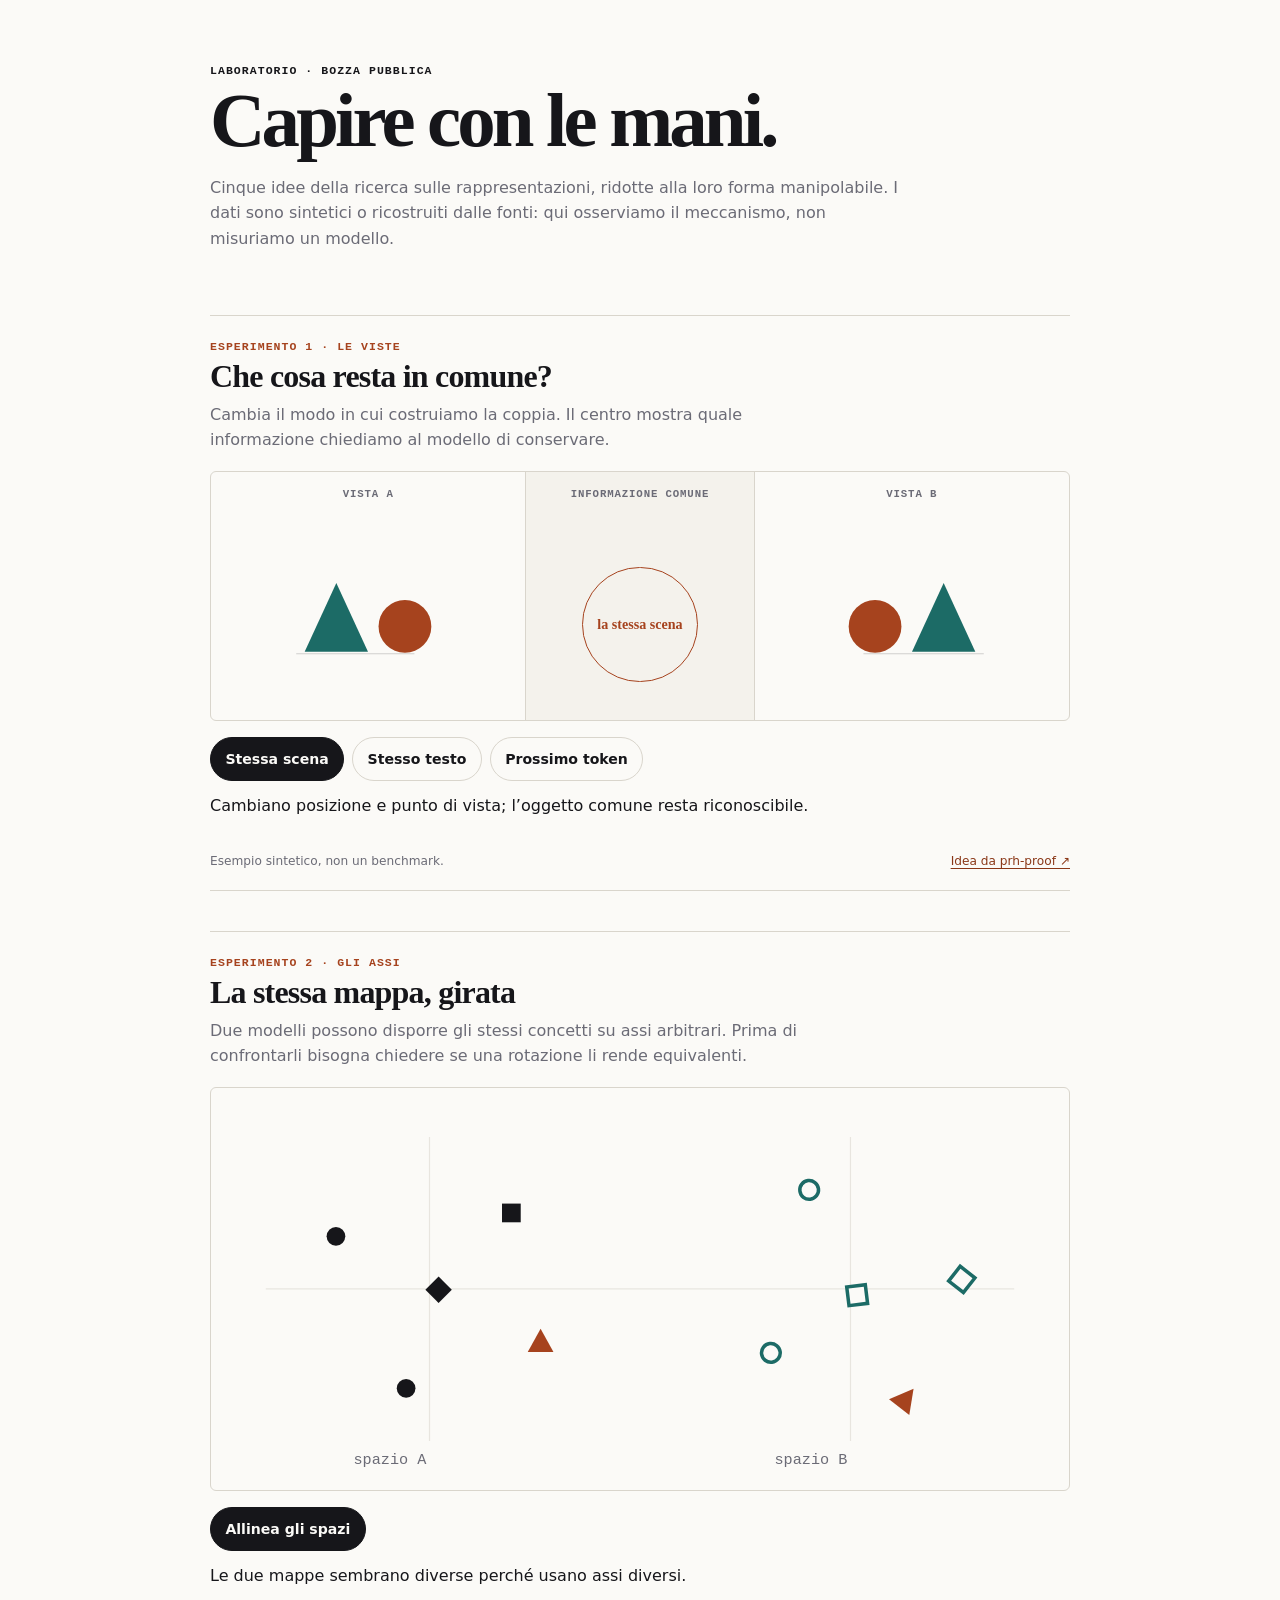
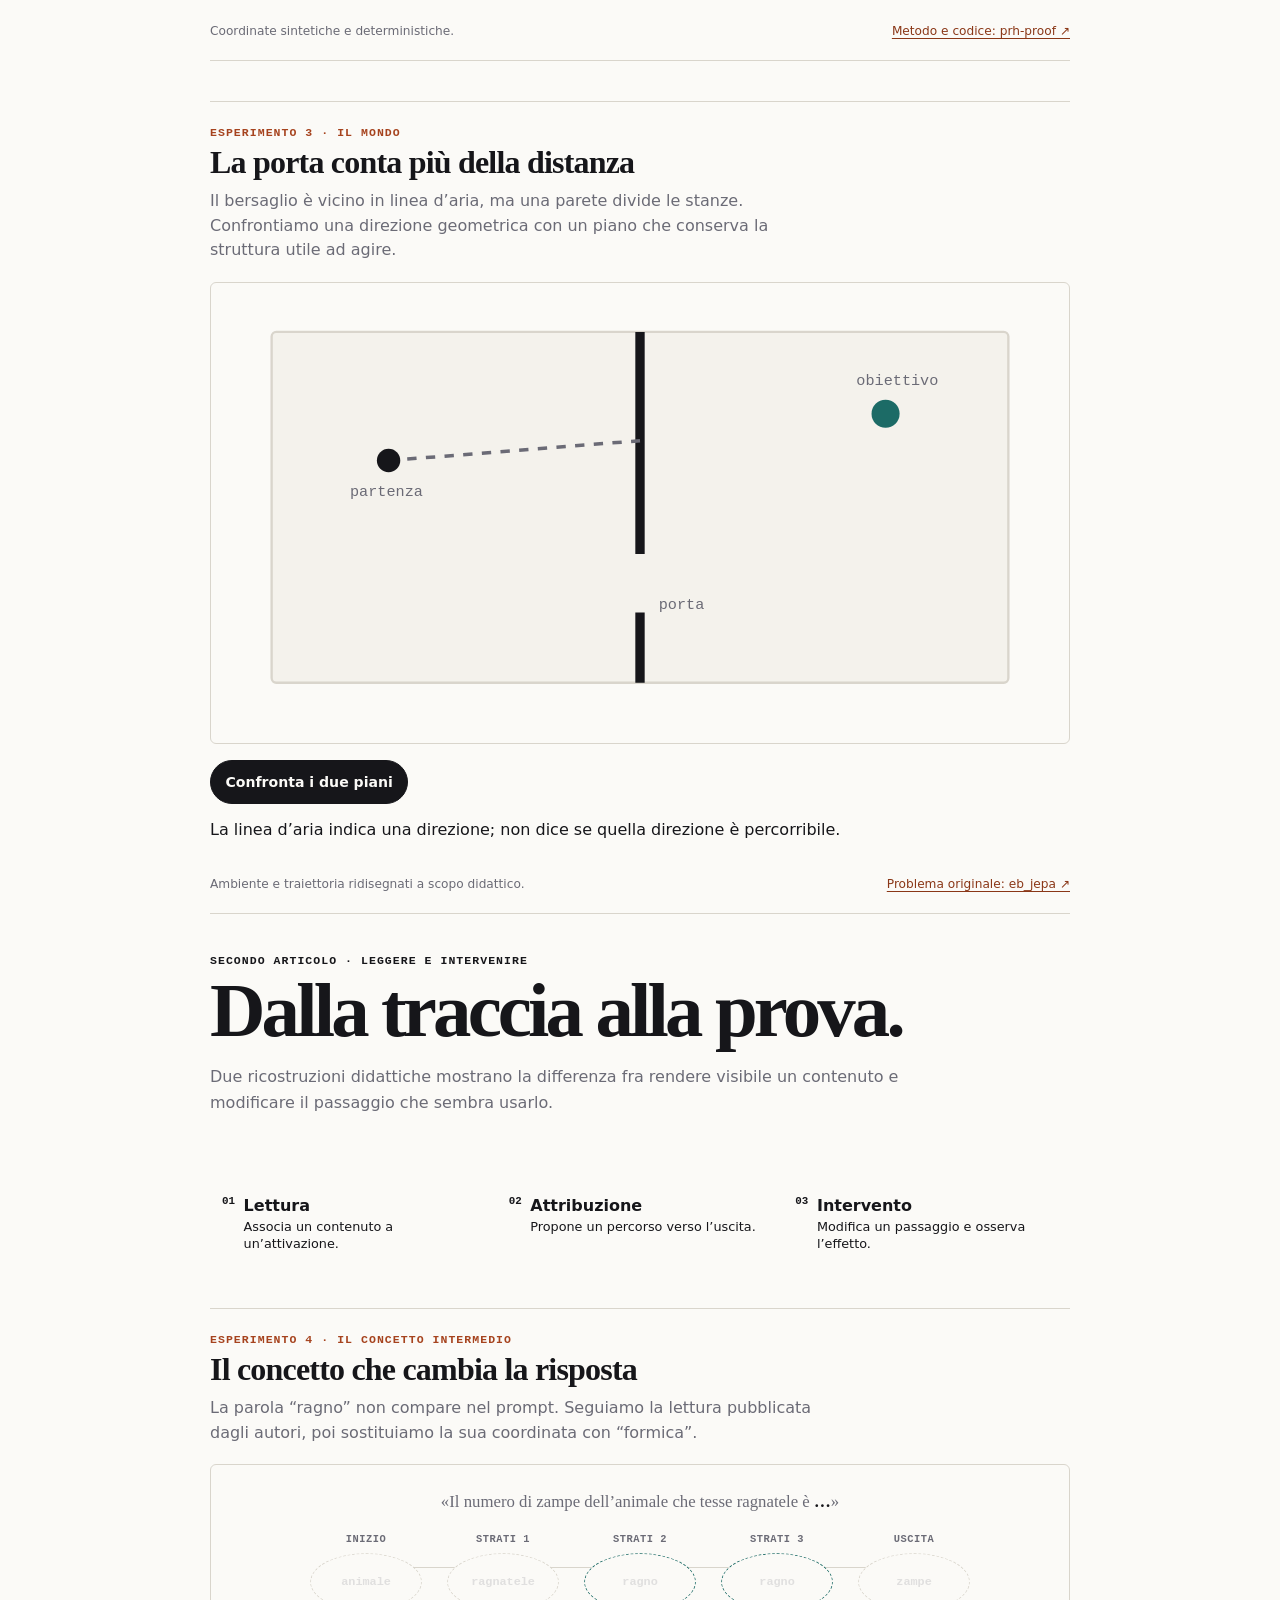
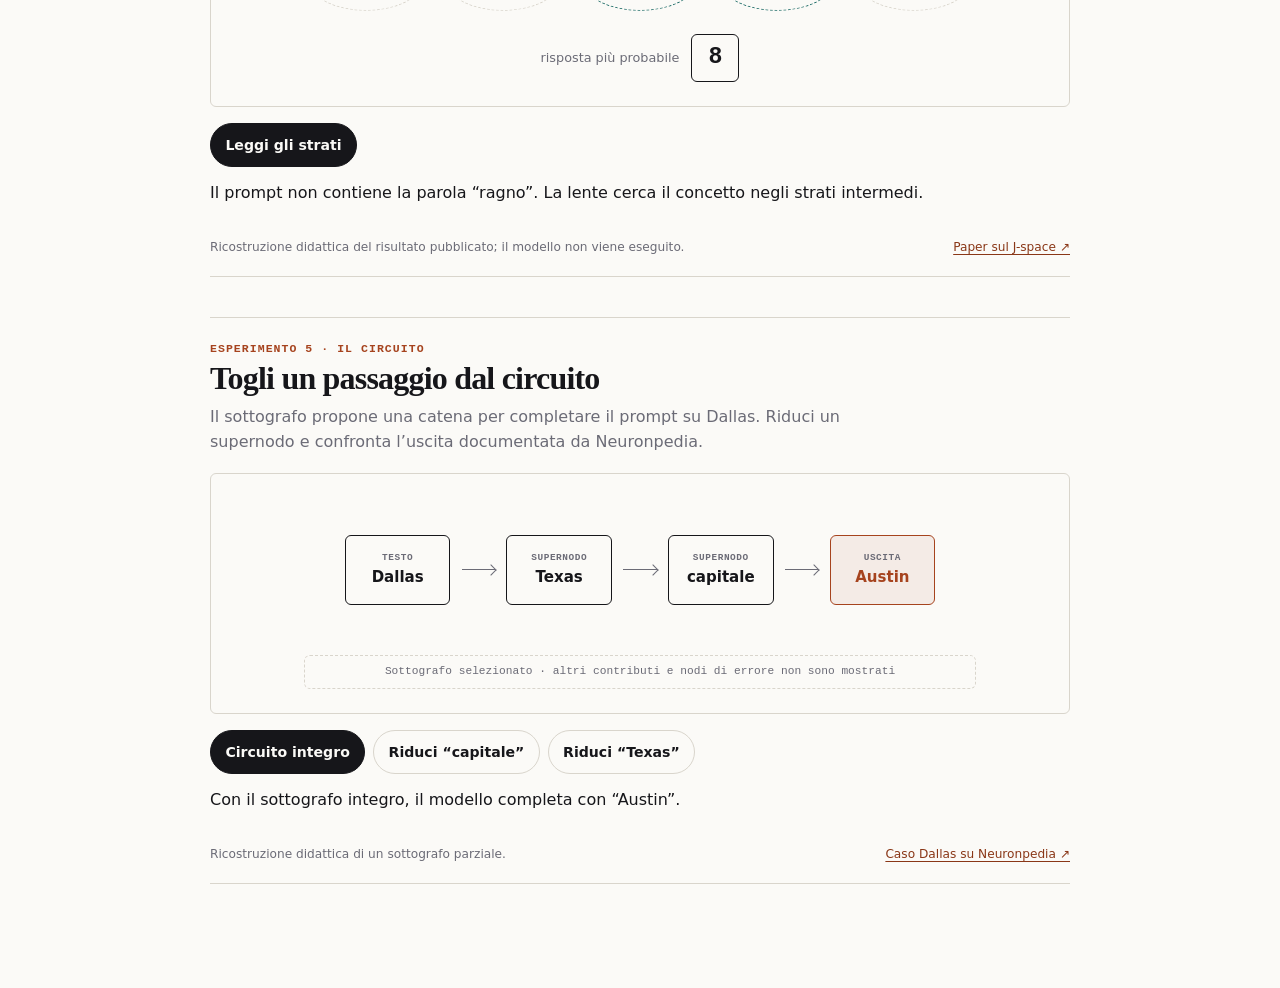
<file: widget-rappresentazioni-condivise/anteprima.html>
<!doctype html>
<html lang="it">
<head>
  <meta charset="utf-8">
  <meta name="viewport" content="width=device-width, initial-scale=1">
  <title>Cinque esperimenti sulle rappresentazioni condivise</title>
  <link rel="icon" href="data:,">
  <link rel="stylesheet" href="widget.css">
  <style>
    :root { color-scheme: light dark; }
    body { max-width: 860px; margin: 0 auto; padding: clamp(1rem,5vw,4rem); background:#fbfaf7; color:#16161a; font-family:system-ui,sans-serif; }
    header { max-width: 700px; margin-bottom: 4rem; }
    header p { color:#6b6b76; line-height:1.6; }
    h1 { margin:.2rem 0; font:600 clamp(2.2rem,7vw,4.8rem)/.98 Georgia,serif; letter-spacing:-.05em; }
    @media (prefers-color-scheme:dark) { body { background:#16161a; color:#e8e6e1; } header p { color:#aaa6a0; } }
  </style>
</head>
<body>
  <header><p class="rc-widget__eyebrow">Laboratorio · bozza pubblica</p><h1>Capire con le mani.</h1><p>Cinque idee della ricerca sulle rappresentazioni, ridotte alla loro forma manipolabile. I dati sono sintetici o ricostruiti dalle fonti: qui osserviamo il meccanismo, non misuriamo un modello.</p></header>

  <section class="rc-widget" data-cp-widget aria-labelledby="cp-title">
    <p class="rc-widget__eyebrow">Esperimento 1 · le viste</p><h3 id="cp-title">Che cosa resta in comune?</h3>
    <p class="rc-widget__intro">Cambia il modo in cui costruiamo la coppia. Il centro mostra quale informazione chiediamo al modello di conservare.</p>
    <div class="rc-widget__stage cp-stage">
      <div class="cp-view"><p class="cp-view__label">Vista A</p><div class="cp-view__content" data-cp-left><svg viewBox="0 0 180 110" aria-label="Cono blu davanti a una sfera rossa" role="img"><circle cx="125" cy="61" r="25" fill="#a6431e"/><path d="M30 85 60 20 90 85Z" fill="#1c6b66"/><path d="M22 87h112" stroke="currentColor" opacity=".18"/></svg></div></div>
      <div class="cp-common" data-cp-common data-strength="high"><p class="cp-common__label">Informazione comune</p><div class="cp-common__mark">la stessa scena</div></div>
      <div class="cp-view"><p class="cp-view__label">Vista B</p><div class="cp-view__content" data-cp-right><svg viewBox="0 0 180 110" aria-label="La stessa scena vista dal lato opposto" role="img"><circle cx="55" cy="61" r="25" fill="#a6431e"/><path d="M90 85 120 20 150 85Z" fill="#1c6b66"/><path d="M44 87h114" stroke="currentColor" opacity=".18"/></svg></div></div>
    </div>
    <div class="rc-widget__controls" aria-label="Scegli come costruire la coppia"><button data-cp-choice="scena" aria-pressed="true">Stessa scena</button><button data-cp-choice="testo" aria-pressed="false">Stesso testo</button><button data-cp-choice="token" aria-pressed="false">Prossimo token</button></div>
    <p class="rc-widget__result" data-cp-result aria-live="polite">Cambiano posizione e punto di vista; l’oggetto comune resta riconoscibile.</p>
    <p class="rc-widget__note"><span>Esempio sintetico, non un benchmark.</span><a href="https://github.com/facebookresearch/prh-proof">Idea da prh-proof ↗</a></p>
  </section>

  <section class="rc-widget" data-ro-widget aria-labelledby="ro-title">
    <p class="rc-widget__eyebrow">Esperimento 2 · gli assi</p><h3 id="ro-title">La stessa mappa, girata</h3>
    <p class="rc-widget__intro">Due modelli possono disporre gli stessi concetti su assi arbitrari. Prima di confrontarli bisogna chiedere se una rotazione li rende equivalenti.</p>
    <div class="rc-widget__stage ro-stage" data-ro-stage data-aligned="false">
      <svg viewBox="0 0 720 330" role="img" aria-labelledby="ro-svg-title ro-svg-desc"><title id="ro-svg-title">Due costellazioni di cinque concetti</title><desc id="ro-svg-desc">La seconda ha la stessa forma della prima ma è ruotata e spostata. Il pulsante le sovrappone.</desc>
        <path class="ro-grid" d="M40 165H680M180 35V295M540 35V295" fill="none" stroke="#3c3b42" opacity=".55"/><text class="ro-axis-label" x="115" y="315" fill="#aaa6a0">spazio A</text><text class="ro-axis-label" x="475" y="315" fill="#aaa6a0">spazio B</text>
        <g transform="translate(180 165)"><path class="ro-match" d="M-80-45 70-65M70-65 95 45M95 45-20 85M-20 85-80-45M-80-45 5-5M5-5 95 45" fill="none" stroke="#5fb0a8" opacity="0"/><circle class="ro-shape-a" cx="-80" cy="-45" r="8" fill="#e8e6e1"/><rect class="ro-shape-a" x="62" y="-73" width="16" height="16" fill="#e8e6e1"/><path class="ro-shape-focus" d="m95 34 11 20H84Z" fill="#e0713f"/><circle class="ro-shape-a" cx="-20" cy="85" r="8" fill="#e8e6e1"/><rect class="ro-shape-a" x="-2" y="-13" width="16" height="16" transform="rotate(45)" fill="#e8e6e1"/></g>
        <g class="ro-constellation-b" transform="translate(540 165) rotate(38)"><circle class="ro-shape-b" cx="-80" cy="-45" r="8" fill="none" stroke="#5fb0a8" stroke-width="3"/><rect class="ro-shape-b" x="62" y="-73" width="16" height="16" fill="none" stroke="#5fb0a8" stroke-width="3"/><path class="ro-shape-focus" d="m95 34 11 20H84Z" fill="#e0713f"/><circle class="ro-shape-b" cx="-20" cy="85" r="8" fill="none" stroke="#5fb0a8" stroke-width="3"/><rect class="ro-shape-b" x="-2" y="-13" width="16" height="16" transform="rotate(45)" fill="none" stroke="#5fb0a8" stroke-width="3"/></g>
      </svg>
    </div>
    <div class="rc-widget__controls"><button class="rc-widget__action" data-ro-toggle aria-pressed="false">Allinea gli spazi</button></div>
    <p class="rc-widget__result" data-ro-result aria-live="polite">Le due mappe sembrano diverse perché usano assi diversi.</p>
    <p class="rc-widget__note"><span>Coordinate sintetiche e deterministiche.</span><a href="https://github.com/facebookresearch/prh-proof">Metodo e codice: prh-proof ↗</a></p>
  </section>

  <section class="rc-widget" data-tr-widget aria-labelledby="tr-title">
    <p class="rc-widget__eyebrow">Esperimento 3 · il mondo</p><h3 id="tr-title">La porta conta più della distanza</h3>
    <p class="rc-widget__intro">Il bersaglio è vicino in linea d’aria, ma una parete divide le stanze. Confrontiamo una direzione geometrica con un piano che conserva la struttura utile ad agire.</p>
    <div class="rc-widget__stage tr-stage" data-tr-stage>
      <svg viewBox="0 0 720 380" role="img" aria-labelledby="tr-svg-title tr-svg-desc"><title id="tr-svg-title">Due stanze separate da una parete con una porta</title><desc id="tr-svg-desc">La linea diretta urta la parete. Il percorso pianificato scende verso la porta e raggiunge il traguardo.</desc>
        <rect class="tr-room" x="45" y="35" width="630" height="300" rx="4" fill="#202026" stroke="#3c3b42" stroke-width="2"/><path class="tr-wall" d="M360 35V225M360 275V335" fill="none" stroke="#e8e6e1" stroke-width="8"/><text class="tr-label" x="376" y="272" fill="#aaa6a0">porta</text>
        <path class="tr-direct" d="M145 145 360 128" fill="none" stroke="#aaa6a0" stroke-width="3" stroke-dasharray="8 8"/><circle class="tr-collision" cx="360" cy="128" r="9" fill="#e0713f"/><path class="tr-plan" d="M145 145 C210 175 270 245 340 250 L380 250 C445 245 490 145 570 105" fill="none" stroke="#e0713f" stroke-width="5" stroke-linecap="round" stroke-linejoin="round"/>
        <circle class="tr-start" cx="145" cy="145" r="10" fill="#e8e6e1"/><text class="tr-label" x="112" y="175" fill="#aaa6a0">partenza</text><circle class="tr-goal" cx="570" cy="105" r="12" fill="#5fb0a8"/><text class="tr-label" x="545" y="80" fill="#aaa6a0">obiettivo</text>
      </svg>
    </div>
    <div class="rc-widget__controls"><button class="rc-widget__action" data-tr-run>Confronta i due piani</button></div>
    <p class="rc-widget__result" data-tr-result aria-live="polite">La linea d’aria indica una direzione; non dice se quella direzione è percorribile.</p>
    <p class="rc-widget__note"><span>Ambiente e traiettoria ridisegnati a scopo didattico.</span><a href="https://github.com/facebookresearch/eb_jepa">Problema originale: eb_jepa ↗</a></p>
  </section>

  <header><p class="rc-widget__eyebrow">Secondo articolo · leggere e intervenire</p><h1>Dalla traccia alla prova.</h1><p>Due ricostruzioni didattiche mostrano la differenza fra rendere visibile un contenuto e modificare il passaggio che sembra usarlo.</p></header>

  <div class="rc-proof-scale" aria-label="Tre gradi della prova">
    <div class="rc-proof-scale__step"><span class="rc-proof-scale__number">01</span><strong>Lettura</strong><span>Associa un contenuto a un’attivazione.</span></div>
    <div class="rc-proof-scale__step"><span class="rc-proof-scale__number">02</span><strong>Attribuzione</strong><span>Propone un percorso verso l’uscita.</span></div>
    <div class="rc-proof-scale__step"><span class="rc-proof-scale__number">03</span><strong>Intervento</strong><span>Modifica un passaggio e osserva l’effetto.</span></div>
  </div>

  <section class="rc-widget" data-js-widget aria-labelledby="js-title">
    <p class="rc-widget__eyebrow">Esperimento 4 · il concetto intermedio</p><h3 id="js-title">Il concetto che cambia la risposta</h3>
    <p class="rc-widget__intro">La parola “ragno” non compare nel prompt. Seguiamo la lettura pubblicata dagli autori, poi sostituiamo la sua coordinata con “formica”.</p>
    <div class="rc-widget__stage js-stage" data-js-stage data-phase="read">
      <p class="js-prompt">«Il numero di zampe dell’animale che tesse ragnatele è <strong>…</strong>»</p>
      <div class="js-layers" aria-label="Lettura sintetica di cinque fasce di strati">
        <div class="js-layer"><span class="js-layer__index">inizio</span><span class="js-layer__token"><span data-js-token data-js-default="animale">animale</span></span></div>
        <div class="js-layer"><span class="js-layer__index">strati 1</span><span class="js-layer__token"><span data-js-token data-js-default="ragnatele">ragnatele</span></span></div>
        <div class="js-layer"><span class="js-layer__index">strati 2</span><span class="js-layer__token"><span data-js-token data-js-role="concept" data-js-default="ragno">ragno</span></span></div>
        <div class="js-layer"><span class="js-layer__index">strati 3</span><span class="js-layer__token"><span data-js-token data-js-role="concept" data-js-default="ragno">ragno</span></span></div>
        <div class="js-layer"><span class="js-layer__index">uscita</span><span class="js-layer__token"><span data-js-token data-js-default="zampe">zampe</span></span></div>
      </div>
      <div class="js-output"><span>risposta più probabile</span><span class="js-output__value" data-js-output>8</span></div>
    </div>
    <div class="rc-widget__controls"><button class="rc-widget__action" data-js-action>Leggi gli strati</button></div>
    <p class="rc-widget__result" data-js-result aria-live="polite">Il prompt non contiene la parola “ragno”. La lente cerca il concetto negli strati intermedi.</p>
    <p class="rc-widget__note"><span>Ricostruzione didattica del risultato pubblicato; il modello non viene eseguito.</span><a href="https://transformer-circuits.pub/2026/workspace/index.html">Paper sul J-space ↗</a></p>
  </section>

  <section class="rc-widget" data-ct-widget aria-labelledby="ct-title">
    <p class="rc-widget__eyebrow">Esperimento 5 · il circuito</p><h3 id="ct-title">Togli un passaggio dal circuito</h3>
    <p class="rc-widget__intro">Il sottografo propone una catena per completare il prompt su Dallas. Riduci un supernodo e confronta l’uscita documentata da Neuronpedia.</p>
    <div class="rc-widget__stage ct-stage" data-ct-stage data-state="intact">
      <div class="ct-graph" aria-label="Sottografo Dallas, Texas, capitale, Austin">
        <div class="ct-node"><span><small>testo</small><strong>Dallas</strong></span></div><span class="ct-arrow" aria-hidden="true"></span>
        <div class="ct-node" data-ct-node="texas"><span><small>supernodo</small><strong>Texas</strong></span></div><span class="ct-arrow" aria-hidden="true"></span>
        <div class="ct-node" data-ct-node="capital"><span><small>supernodo</small><strong>capitale</strong></span></div><span class="ct-arrow" aria-hidden="true"></span>
        <div class="ct-node ct-node--output"><span><small>uscita</small><strong aria-live="polite"></strong></span></div>
      </div>
      <div class="ct-remainder">Sottografo selezionato · altri contributi e nodi di errore non sono mostrati</div>
    </div>
    <div class="rc-widget__controls ct-controls" aria-label="Scegli quale passaggio ridurre"><button data-ct-choice="intact" aria-pressed="true">Circuito integro</button><button data-ct-choice="capital" aria-pressed="false">Riduci “capitale”</button><button data-ct-choice="texas" aria-pressed="false">Riduci “Texas”</button></div>
    <p class="rc-widget__result" data-ct-result aria-live="polite">Con il sottografo integro, il modello completa con “Austin”.</p>
    <p class="rc-widget__note"><span>Ricostruzione didattica di un sottografo parziale.</span><a href="https://docs.neuronpedia.org/circuit-tracing/steer-graphs">Caso Dallas su Neuronpedia ↗</a></p>
  </section>
  <script src="coppie/widget.js"></script><script src="rotazione/widget.js"></script><script src="two-rooms/widget.js"></script><script src="j-space/widget.js"></script><script src="circuito/widget.js"></script>
</body>
</html>
</file>
<file: widget-rappresentazioni-condivise/widget.css>
.rc-widget {
  --rc-paper: var(--color-surface, #fbfaf7);
  --rc-paper-soft: var(--color-surface-raised, #f4f2ec);
  --rc-ink: var(--color-text, #16161a);
  --rc-muted: var(--color-text-muted, #6b6b76);
  --rc-line: var(--color-border, #d9d5cc);
  --rc-accent: var(--color-accent, #a6431e);
  --rc-secondary: var(--color-accent-secondary, #1c6b66);
  --rc-link: var(--color-link, #8a3717);
  margin: 2.5rem 0;
  border-block: 1px solid var(--rc-line);
  padding: 1.5rem 0 1.25rem;
  color: var(--rc-ink);
  font-family: "Instrument Sans", system-ui, sans-serif;
  container: rc-widget / inline-size;
}

.rc-widget * { box-sizing: border-box; }
.rc-widget__eyebrow { margin: 0 0 .35rem; color: var(--rc-accent); font: 600 .72rem/1.2 "JetBrains Mono", monospace; letter-spacing: .09em; text-transform: uppercase; }
.rc-widget h3 { margin: 0; font: 600 clamp(1.45rem, 4vw, 2rem)/1.08 "Fraunces", Georgia, serif; letter-spacing: -.025em; }
.rc-widget__intro { max-width: 62ch; margin: .55rem 0 1.15rem; color: var(--rc-muted); line-height: 1.55; }
.rc-widget__stage { position: relative; overflow: hidden; border: 1px solid var(--rc-line); border-radius: 6px; background: var(--rc-paper); }
.rc-widget__controls { display: flex; flex-wrap: wrap; gap: .5rem; margin: 1rem 0 0; }
.rc-widget button { min-height: 44px; border: 1px solid var(--rc-line); border-radius: 999px; padding: .62rem .9rem; background: var(--rc-paper); color: var(--rc-ink); font: 600 .88rem/1 system-ui, sans-serif; cursor: pointer; }
.rc-widget button:hover { border-color: var(--rc-ink); }
.rc-widget button:focus-visible { outline: 3px solid color-mix(in srgb, var(--rc-link) 30%, transparent); outline-offset: 2px; }
.rc-widget button[aria-pressed="true"], .rc-widget .rc-widget__action { border-color: var(--rc-ink); background: var(--rc-ink); color: var(--rc-paper); }
.rc-widget__result { min-height: 2.8em; margin: .85rem 0 0; color: var(--rc-ink); line-height: 1.45; }
.rc-widget__note { display: flex; justify-content: space-between; gap: 1rem; margin: .85rem 0 0; color: var(--rc-muted); font-size: .76rem; line-height: 1.4; }
.rc-widget__note a { color: var(--rc-link); text-underline-offset: 3px; }

.cp-stage { display: grid; grid-template-columns: minmax(0,1fr) minmax(8rem,.72fr) minmax(0,1fr); min-height: 250px; }
.cp-view, .cp-common { display: grid; place-items: center; min-width: 0; padding: 1rem; text-align: center; }
.cp-view:first-child { border-right: 1px solid var(--rc-line); }
.cp-view:last-child { border-left: 1px solid var(--rc-line); }
.cp-view__label, .cp-common__label { align-self: start; margin: 0; color: var(--rc-muted); font: 600 .67rem/1.2 "JetBrains Mono", monospace; letter-spacing: .08em; text-transform: uppercase; }
.cp-view__content { display: grid; place-items: center; width: 100%; min-height: 130px; font: 600 1rem/1.45 "Fraunces", Georgia, serif; }
.cp-view__content svg { width: 100%; max-width: 190px; height: auto; }
.cp-common { background: var(--rc-paper-soft); }
.cp-common__mark { display: grid; place-items: center; width: 7.2rem; aspect-ratio: 1; border: 1px solid var(--rc-accent); border-radius: 50%; padding: .75rem; color: var(--rc-accent); font: 600 .88rem/1.2 "Fraunces", Georgia, serif; }
.cp-common__mark::before { content: ""; position: absolute; }
.cp-common[data-strength="low"] .cp-common__mark { border-style: dashed; color: var(--rc-muted); border-color: var(--rc-muted); }

.ro-stage, .tr-stage { padding: .5rem; }
.ro-stage svg, .tr-stage svg { display: block; width: 100%; height: auto; }
.ro-grid { stroke: var(--rc-line); stroke-width: 1; }
.ro-shape-a { fill: var(--rc-ink); }
.ro-shape-b { fill: var(--rc-paper); stroke: var(--rc-secondary); stroke-width: 3; }
.ro-shape-focus { fill: var(--rc-accent); }
.ro-constellation-b { transform: translate(540px, 165px) rotate(38deg); transform-origin: 0 0; transition: transform 480ms cubic-bezier(.2,.75,.25,1); }
.ro-stage[data-aligned="true"] .ro-constellation-b { transform: translate(180px, 165px) rotate(0deg); }
.ro-match { stroke: var(--rc-secondary); stroke-width: 1.5; stroke-dasharray: 3 5; opacity: 0; transition: opacity 180ms ease 300ms; }
.ro-stage[data-aligned="true"] .ro-match { opacity: .58; }
.ro-axis-label { fill: var(--rc-muted); font: 13px "JetBrains Mono", monospace; }

.tr-room { fill: var(--rc-paper-soft); stroke: var(--rc-line); stroke-width: 2; }
.tr-wall { stroke: var(--rc-ink); stroke-width: 8; }
.tr-direct { fill: none; stroke: var(--rc-muted); stroke-width: 3; stroke-dasharray: 8 8; }
.tr-plan { fill: none; stroke: var(--rc-accent); stroke-width: 5; stroke-linecap: round; stroke-linejoin: round; stroke-dasharray: 720; stroke-dashoffset: 720; }
.tr-stage[data-running="true"] .tr-plan, .tr-stage[data-running="done"] .tr-plan { animation: tr-draw 1.25s ease forwards; }
.tr-collision { fill: var(--rc-accent); opacity: 0; }
.tr-stage[data-running="true"] .tr-collision, .tr-stage[data-running="done"] .tr-collision { animation: tr-show .2s ease .35s forwards; }
.tr-label { fill: var(--rc-muted); font: 13px "JetBrains Mono", monospace; }
.tr-start { fill: var(--rc-ink); }
.tr-goal { fill: var(--rc-secondary); }
@keyframes tr-draw { to { stroke-dashoffset: 0; } }
@keyframes tr-show { to { opacity: 1; } }

/* P2 · dalla lettura all'intervento */
.rc-proof-scale { display: grid; grid-template-columns: repeat(3, minmax(0, 1fr)); margin: 1.25rem 0 2rem; border-block: 1px solid var(--rc-line); }
.rc-proof-scale__step { position: relative; min-width: 0; padding: 1rem 1.1rem 1rem 2.1rem; }
.rc-proof-scale__step + .rc-proof-scale__step { border-left: 1px solid var(--rc-line); }
.rc-proof-scale__number { position: absolute; top: 1.05rem; left: .75rem; color: var(--rc-accent); font: 600 .68rem/1 "JetBrains Mono", monospace; }
.rc-proof-scale__step strong { display: block; margin-bottom: .2rem; font-family: "Instrument Sans", system-ui, sans-serif; }
.rc-proof-scale__step span:last-child { display: block; color: var(--rc-muted); font-size: .8rem; line-height: 1.35; }

.js-stage { padding: clamp(1rem, 3vw, 1.5rem); }
.js-prompt { max-width: 38rem; margin: 0 auto 1.25rem; color: var(--rc-muted); font: 500 clamp(.9rem, 2.2vw, 1.05rem)/1.5 "Fraunces", Georgia, serif; text-align: center; }
.js-prompt strong { color: var(--rc-ink); }
.js-layers { display: grid; grid-template-columns: repeat(5, minmax(3.2rem, 1fr)); align-items: end; gap: clamp(.35rem, 1.5vw, .8rem); max-width: 42rem; margin: 0 auto; }
.js-layer { position: relative; min-width: 0; text-align: center; }
.js-layer:not(:last-child)::after { content: ""; position: absolute; top: 2.05rem; left: calc(50% + 1.65rem); width: calc(100% - 2.45rem); border-top: 1px solid var(--rc-line); }
.js-layer__index { display: block; margin-bottom: .35rem; color: var(--rc-muted); font: 600 .65rem/1 "JetBrains Mono", monospace; letter-spacing: .05em; text-transform: uppercase; }
.js-layer__token { position: relative; z-index: 1; display: grid; place-items: center; min-height: 4rem; border: 1px solid var(--rc-line); border-radius: 50%; background: var(--rc-paper); color: var(--rc-muted); font: 600 clamp(.64rem, 1.8vw, .82rem)/1 "JetBrains Mono", monospace; transition: border-color 320ms ease, color 320ms ease, background 320ms ease, transform 320ms ease; }
.js-layer:nth-child(3) .js-layer__token,
.js-layer:nth-child(4) .js-layer__token { border-color: var(--rc-secondary); color: var(--rc-secondary); background: color-mix(in srgb, var(--rc-secondary) 8%, var(--rc-paper)); }
.js-stage[data-phase="input"] .js-layer__token { border-style: dashed; color: var(--rc-muted); background: var(--rc-paper); transform: scale(.9); }
.js-stage[data-phase="input"] .js-layer__token span { opacity: .18; }
.js-stage[data-phase="swap"] .js-layer:nth-child(3) .js-layer__token,
.js-stage[data-phase="swap"] .js-layer:nth-child(4) .js-layer__token { border-color: var(--rc-accent); color: var(--rc-accent); background: color-mix(in srgb, var(--rc-accent) 9%, var(--rc-paper)); transform: scale(1.06); }
.js-output { display: flex; align-items: center; justify-content: center; gap: .75rem; margin: 1.25rem auto 0; color: var(--rc-muted); font-size: .8rem; }
.js-output__value { display: grid; place-items: center; min-width: 3rem; min-height: 3rem; border: 1px solid var(--rc-ink); border-radius: 6px; color: var(--rc-ink); font: 600 1.45rem/1 "JetBrains Mono", monospace; transition: border-color 320ms ease, color 320ms ease, transform 320ms ease; }
.js-stage[data-phase="swap"] .js-output__value { border-color: var(--rc-accent); color: var(--rc-accent); transform: translateY(-2px); }

.ct-stage { padding: clamp(1rem, 3vw, 1.5rem); }
.ct-graph { display: grid; grid-template-columns: repeat(7, auto); align-items: center; justify-content: center; gap: clamp(.35rem, 1.2vw, .7rem); min-height: 9rem; }
.ct-node { display: grid; place-items: center; min-width: clamp(4.2rem, 13vw, 6.6rem); min-height: 4.4rem; border: 1px solid var(--rc-ink); border-radius: 6px; padding: .55rem; background: var(--rc-paper); text-align: center; transition: opacity 260ms ease, border-color 260ms ease, background 260ms ease, transform 260ms ease; }
.ct-node small { display: block; margin-bottom: .25rem; color: var(--rc-muted); font: 600 .59rem/1.1 "JetBrains Mono", monospace; letter-spacing: .06em; text-transform: uppercase; }
.ct-node strong { font-size: clamp(.78rem, 2vw, .94rem); }
.ct-node--output { border-color: var(--rc-accent); color: var(--rc-accent); background: color-mix(in srgb, var(--rc-accent) 8%, var(--rc-paper)); }
.ct-arrow { width: clamp(1.1rem, 3vw, 2.1rem); height: 1px; background: var(--rc-muted); position: relative; }
.ct-arrow::after { content: ""; position: absolute; top: -3px; right: 0; width: 7px; height: 7px; border-top: 1px solid var(--rc-muted); border-right: 1px solid var(--rc-muted); transform: rotate(45deg); }
.ct-stage[data-state="capital"] [data-ct-node="capital"],
.ct-stage[data-state="texas"] [data-ct-node="texas"] { border-style: dashed; border-color: var(--rc-muted); background: var(--rc-paper-soft); opacity: .38; transform: scale(.92); }
.ct-stage[data-state="capital"] .ct-node--output strong::after { content: "Texas"; }
.ct-stage[data-state="texas"] .ct-node--output strong::after { content: "Albany"; }
.ct-stage[data-state="intact"] .ct-node--output strong::after { content: "Austin"; }
.ct-node--output strong { font-size: 0; }
.ct-node--output strong::after { font-size: clamp(.78rem, 2vw, .94rem); }
.ct-remainder { max-width: 42rem; margin: .8rem auto 0; border: 1px dashed var(--rc-line); border-radius: 6px; padding: .55rem .8rem; color: var(--rc-muted); font: 500 .7rem/1.35 "JetBrains Mono", monospace; text-align: center; }
.ct-controls button[aria-pressed="true"] { border-color: var(--rc-ink); background: var(--rc-ink); color: var(--rc-paper); }

@container rc-widget (max-width: 40rem) {
  .ct-graph { grid-template-columns: 1fr; gap: .35rem; }
  .ct-node { width: min(100%, 13rem); min-height: 3.6rem; margin: 0 auto; }
  .ct-arrow { width: 1px; height: 1.2rem; margin: 0 auto; }
  .ct-arrow::after { top: auto; right: -3px; bottom: 0; transform: rotate(135deg); }
}

@media (max-width: 560px) {
  .rc-widget { padding-top: 1.25rem; }
  .cp-stage { grid-template-columns: 1fr 1fr; min-height: 310px; }
  .cp-common { grid-column: 1 / -1; grid-row: 2; border-top: 1px solid var(--rc-line); }
  .cp-view:first-child { border-right: 1px solid var(--rc-line); }
  .cp-view:last-child { border-left: 0; }
  .cp-view__content { min-height: 100px; font-size: .9rem; }
  .cp-common__mark { width: auto; min-height: 3.5rem; aspect-ratio: auto; border-radius: 999px; }
  .rc-widget__note { display: block; }
  .rc-widget__note span { display: block; margin-bottom: .3rem; }
  .ro-stage svg, .tr-stage svg { min-width: 0; }
  .rc-proof-scale { grid-template-columns: 1fr; }
  .rc-proof-scale__step + .rc-proof-scale__step { border-top: 1px solid var(--rc-line); border-left: 0; }
  .js-layers { gap: .25rem; }
  .js-layer:not(:last-child)::after { left: calc(50% + 1.35rem); width: calc(100% - 1.7rem); }
  .js-layer__token { min-height: 3rem; }
  .ct-graph { grid-template-columns: 1fr; gap: .35rem; }
  .ct-node { width: min(100%, 13rem); min-height: 3.6rem; margin: 0 auto; }
  .ct-arrow { width: 1px; height: 1.2rem; margin: 0 auto; }
  .ct-arrow::after { top: auto; right: -3px; bottom: 0; transform: rotate(135deg); }
}

@media (prefers-color-scheme: dark) {
  .rc-widget { --rc-paper: var(--color-surface, #16161a); --rc-paper-soft: var(--color-surface-raised, #24242a); --rc-ink: var(--color-text, #e8e6e1); --rc-muted: var(--color-text-muted, #a3a3ad); --rc-line: var(--color-border, #757581); --rc-accent: var(--color-accent, #e0713f); --rc-secondary: var(--color-accent-secondary, #5fb0a8); --rc-link: var(--color-link, #e0713f); }
}

@media (prefers-reduced-motion: reduce) {
  .rc-widget *, .rc-widget *::before, .rc-widget *::after { scroll-behavior: auto !important; transition-duration: .01ms !important; animation-duration: .01ms !important; animation-delay: 0ms !important; }
}
</file>
